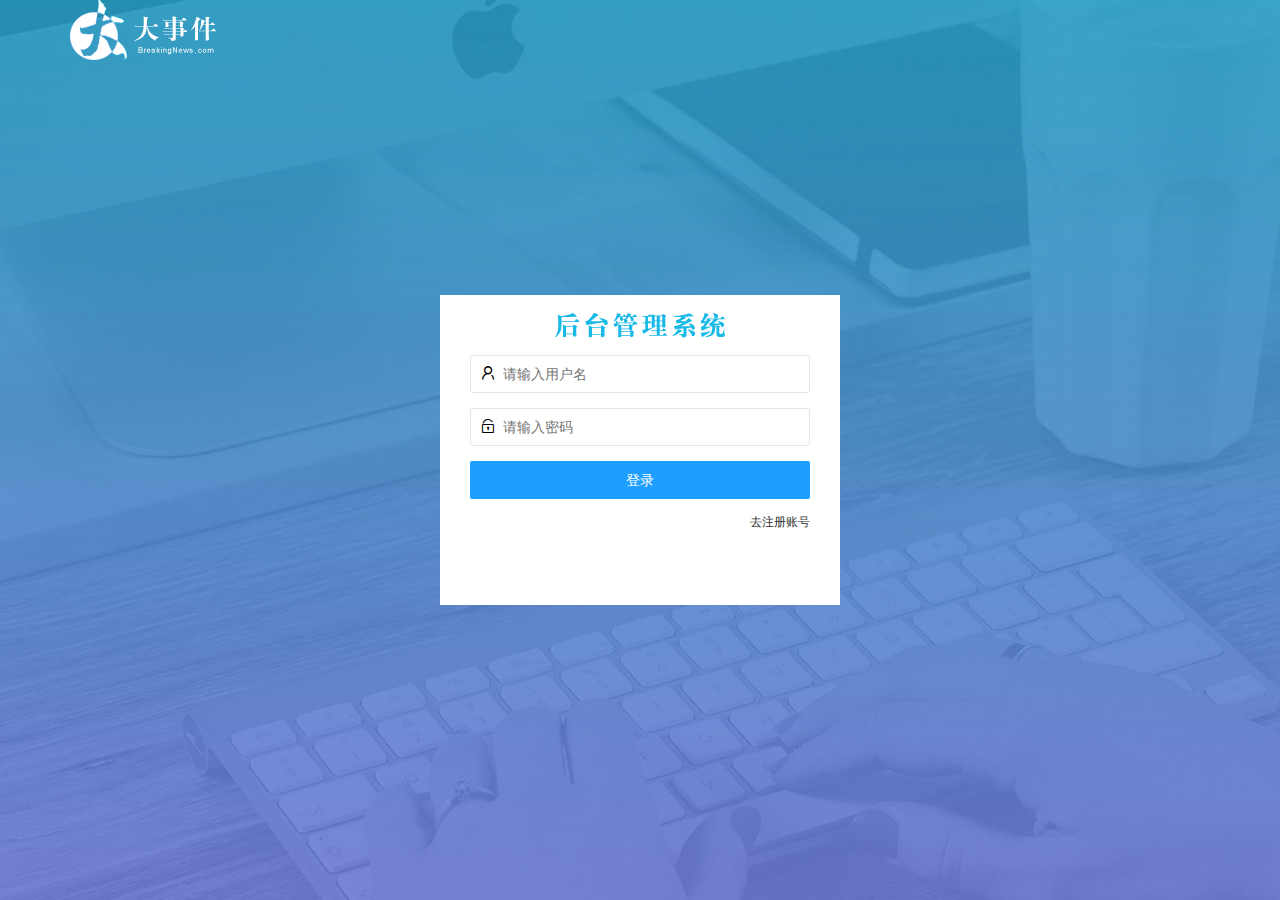
<file: login.html>
<!DOCTYPE html>
<html lang="en">

<head>
    <meta charset="UTF-8" />
    <meta http-equiv="X-UA-Compatible" content="IE=edge" />
    <meta name="viewport" content="width=device-width, initial-scale=1.0" />
    <title>大事件-登录</title>
    <!-- 导入 LayUI 样式 -->
    <link rel="stylesheet" href="/assets/lib/layui/css/layui.css" />
    <!-- 导入自定义样式 -->
    <link rel="stylesheet" href="/assets/css/login.css" />
    <script src="/assets/lib/layui/layui.all.js"></script>
    <script src="/assets/lib/jquery.js"></script>
    <script src="/assets/js/baseAPI.js"></script>
    <script src="/assets/js/login.js"></script>
</head>

<body>
    <!-- 头部 logo 区域 -->
    <div class="layui-main">
        <img src="/assets/images/logo.png" alt="" />
    </div>

    <!-- 登录注册区域 -->
    <div class="loginAndRegBox">
        <!-- 登录标题 -->
        <div class="title-box"></div>
        <!-- 登录 -->
        <div class="login-box">
            <form class="layui-form" id="form_login">

                <!-- 用户名 -->
                <div class="layui-form-item">
                    <i class="layui-icon layui-icon-username"></i>
                    <input type="text" name="username" required lay-verify="required" placeholder="请输入用户名"
                        autocomplete="off" class="layui-input" />
                </div>

                <!-- 密码 -->
                <div class="layui-form-item">
                    <i class="layui-icon layui-icon-password"></i>
                    <input type="password" name="password" required lay-verify="required|password" placeholder="请输入密码"
                        autocomplete="off" class="layui-input" />
                </div>

                <!-- 登录按钮 -->
                <div class="layui-form-item">
                    <!-- 注意：表单提交按钮和普通按钮的区别，就是 lay-submit 属性 -->
                    <button class="layui-btn layui-btn-normal layui-btn-fluid" lay-submit>
                        登录
                    </button>
                </div>
                <div class="layui-form-item link">
                    <a href="javascript:;" id="link_reg">去注册账号</a>
                </div>
            </form>
        </div>
        <!-- 注册 -->
        <div class="reg-box">
            <form class="layui-form" id="form_reg">
                <!-- 用户名 -->
                <div class="layui-form-item">
                    <i class="layui-icon layui-icon-username"></i>
                    <input type="text" name="username" required lay-verify="required" placeholder="请输入用户名"
                        autocomplete="off" class="layui-input" />
                </div>

                <!-- 密码 -->
                <div class="layui-form-item">
                    <i class="layui-icon layui-icon-password"></i>
                    <input type="password" name="password" required lay-verify="required|password" placeholder="请输入密码"
                        autocomplete="off" class="layui-input" />
                </div>

                <!-- 确认密码 -->
                <div class="layui-form-item">
                    <i class="layui-icon layui-icon-password"></i>
                    <input type="password" name="repassword" required lay-verify="required|password|repwd" placeholder="再次确认密码"
                        autocomplete="off" class="layui-input" />
                </div>

                <!-- 注册按钮 -->
                <div class="layui-form-item">
                    <!-- 注意：表单提交按钮和普通按钮的区别，就是 lay-submit 属性 -->
                    <button class="layui-btn layui-btn-normal layui-btn-fluid" lay-submit>
                        注册
                    </button>
                </div>
                <div class="layui-form-item link">
                    <a href="javascript:;" id="link_login">去登录</a>
                </div>
            </form>
        </div>
    </div>
</body>

</html>
</file>
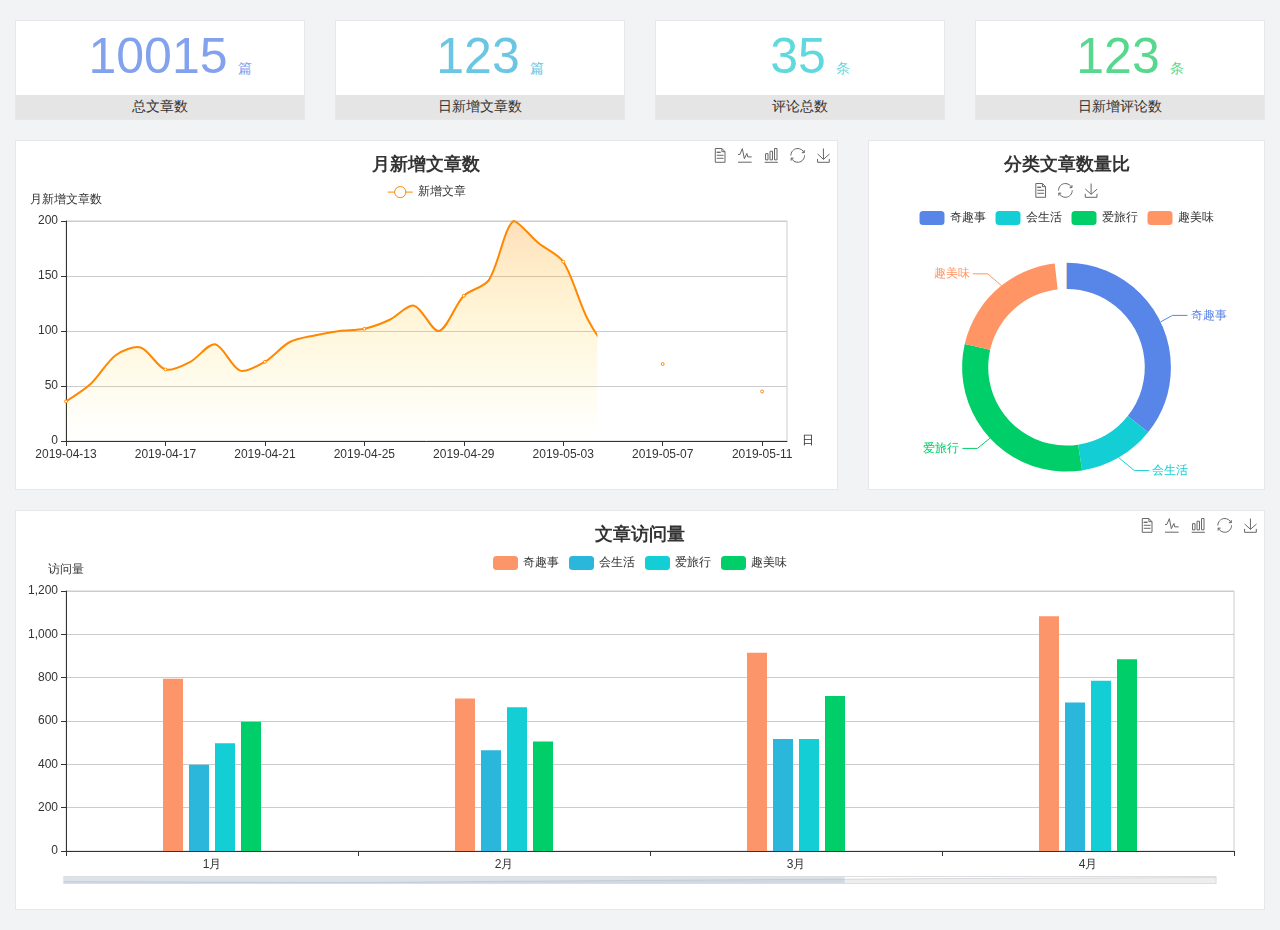
<file: home/dashboard.html>
<!DOCTYPE html>
<html lang="en">

<head>
  <meta charset="UTF-8">
  <meta name="viewport" content="width=device-width, initial-scale=1.0">
  <meta http-equiv="X-UA-Compatible" content="ie=edge">
  <title>图表统计</title>
  <link rel="stylesheet" href="../../assets/lib/bootstrap.css" />
  <link rel="stylesheet" href="../../assets/lib/main.css" />
  <script src="../../assets/lib/jquery.js"></script>
  <script type="text/javascript" src="../../assets/lib/echarts.min.js"></script>
</head>

<body>
  <div class="container-fluid">
    <div class="row spannel_list">
      <div class="col-sm-3 col-xs-6">
        <div class="spannel">
          <em>10015</em><span>篇</span>
          <b>总文章数</b>
        </div>
      </div>
      <div class="col-sm-3 col-xs-6">
        <div class="spannel scolor01">
          <em>123</em><span>篇</span>
          <b>日新增文章数</b>
        </div>
      </div>
      <div class="col-sm-3 col-xs-6">
        <div class="spannel scolor02">
          <em>35</em><span>条</span>
          <b>评论总数</b>
        </div>
      </div>
      <div class="col-sm-3 col-xs-6">
        <div class="spannel scolor03">
          <em>123</em><span>条</span>
          <b>日新增评论数</b>
        </div>
      </div>
    </div>
  </div>

  <div class="container-fluid">
    <div class="row curve-pie">
      <div class="col-lg-8 col-md-8">
        <div class="gragh_pannel" id="curve_show"></div>
      </div>
      <div class="col-lg-4 col-md-4">
        <div class="gragh_pannel" id="pie_show"></div>
      </div>
    </div>
  </div>

  <div class="container-fluid">
    <div class="column_pannel" id="column_show"></div>
  </div>

  <script>
    var oChart = echarts.init(document.getElementById('curve_show'));
    var aList_all = [
      { 'count': 36, 'date': '2019-04-13' },
      { 'count': 52, 'date': '2019-04-14' },
      { 'count': 78, 'date': '2019-04-15' },
      { 'count': 85, 'date': '2019-04-16' },
      { 'count': 65, 'date': '2019-04-17' },
      { 'count': 72, 'date': '2019-04-18' },
      { 'count': 88, 'date': '2019-04-19' },
      { 'count': 64, 'date': '2019-04-20' },
      { 'count': 72, 'date': '2019-04-21' },
      { 'count': 90, 'date': '2019-04-22' },
      { 'count': 96, 'date': '2019-04-23' },
      { 'count': 100, 'date': '2019-04-24' },
      { 'count': 102, 'date': '2019-04-25' },
      { 'count': 110, 'date': '2019-04-26' },
      { 'count': 123, 'date': '2019-04-27' },
      { 'count': 100, 'date': '2019-04-28' },
      { 'count': 132, 'date': '2019-04-29' },
      { 'count': 146, 'date': '2019-04-30' },
      { 'count': 200, 'date': '2019-05-01' },
      { 'count': 180, 'date': '2019-05-02' },
      { 'count': 163, 'date': '2019-05-03' },
      { 'count': 110, 'date': '2019-05-04' },
      { 'count': 80, 'date': '2019-05-05' },
      { 'count': 82, 'date': '2019-05-06' },
      { 'count': 70, 'date': '2019-05-07' },
      { 'count': 65, 'date': '2019-05-08' },
      { 'count': 54, 'date': '2019-05-09' },
      { 'count': 40, 'date': '2019-05-10' },
      { 'count': 45, 'date': '2019-05-11' },
      { 'count': 38, 'date': '2019-05-12' },
    ];

    let aCount = [];
    let aDate = [];

    for (var i = 0; i < aList_all.length; i++) {
      aCount.push(aList_all[i].count);
      aDate.push(aList_all[i].date);
    }

    var chartopt = {
      title: {
        text: '月新增文章数',
        left: 'center',
        top: '10'
      },
      tooltip: {
        trigger: 'axis'
      },
      legend: {
        data: ['新增文章'],
        top: '40'
      },
      toolbox: {
        show: true,
        feature: {
          mark: { show: true },
          dataView: { show: true, readOnly: false },
          magicType: { show: true, type: ['line', 'bar'] },
          restore: { show: true },
          saveAsImage: { show: true }
        }
      },
      calculable: true,
      xAxis: [
        {
          name: '日',
          type: 'category',
          boundaryGap: false,
          data: aDate
        }
      ],
      yAxis: [
        {
          name: '月新增文章数',
          type: 'value'
        }
      ],
      series: [
        {
          name: '新增文章',
          type: 'line',
          smooth: true,
          itemStyle: { normal: { areaStyle: { type: 'default' }, color: '#f80' }, lineStyle: { color: '#f80' } },
          data: aCount
        }],
      areaStyle: {
        normal: {
          color: new echarts.graphic.LinearGradient(0, 0, 0, 1, [{
            offset: 0,
            color: 'rgba(255,136,0,0.39)'
          }, {
            offset: .34,
            color: 'rgba(255,180,0,0.25)'
          }, {
            offset: 1,
            color: 'rgba(255,222,0,0.00)'
          }])

        }
      },
      grid: {
        show: true,
        x: 50,
        x2: 50,
        y: 80,
        height: 220
      }
    };

    oChart.setOption(chartopt);


    var oPie = echarts.init(document.getElementById('pie_show'));
    var oPieopt =
    {
      title: {
        top: 10,
        text: '分类文章数量比',
        x: 'center'
      },
      tooltip: {
        trigger: 'item',
        formatter: "{a} <br/>{b} : {c} ({d}%)"
      },
      color: ['#5885e8', '#13cfd5', '#00ce68', '#ff9565'],
      legend: {
        x: 'center',
        top: 65,
        data: ['奇趣事', '会生活', '爱旅行', '趣美味']
      },
      toolbox: {
        show: true,
        x: 'center',
        top: 35,
        feature: {
          mark: { show: true },
          dataView: { show: true, readOnly: false },
          magicType: {
            show: true,
            type: ['pie', 'funnel'],
            option: {
              funnel: {
                x: '25%',
                width: '50%',
                funnelAlign: 'left',
                max: 1548
              }
            }
          },
          restore: { show: true },
          saveAsImage: { show: true }
        }
      },
      calculable: true,
      series: [
        {
          name: '访问来源',
          type: 'pie',
          radius: ['45%', '60%'],
          center: ['50%', '65%'],
          data: [
            { value: 300, name: '奇趣事' },
            { value: 100, name: '会生活' },
            { value: 260, name: '爱旅行' },
            { value: 180, name: '趣美味' }
          ]
        }
      ]
    };
    oPie.setOption(oPieopt);



    var oColumn = this.echarts.init(document.getElementById('column_show'));
    var oColumnopt =
    {
      title: {
        text: '文章访问量',
        left: 'center',
        top: '10'
      },
      tooltip: {
        trigger: 'axis'
      },
      legend: {
        data: ['奇趣事', '会生活', '爱旅行', '趣美味'],
        top: '40'
      },
      toolbox: {
        show: true,
        feature: {
          mark: { show: true },
          dataView: { show: true, readOnly: false },
          magicType: { show: true, type: ['line', 'bar'] },
          restore: { show: true },
          saveAsImage: { show: true }
        }
      },
      calculable: true,
      xAxis: [
        {
          type: 'category',
          data: ['1月', '2月', '3月', '4月', '5月']
        }
      ],
      yAxis: [
        {
          name: '访问量',
          type: 'value'
        }
      ],
      series: [
        {
          name: '奇趣事',
          type: 'bar',
          barWidth: 20,
          itemStyle: {
            normal: { areaStyle: { type: 'default' }, color: '#fd956a' }
          },
          data: [800, 708, 920, 1090, 1200]
        },
        {
          name: '会生活',
          type: 'bar',
          barWidth: 20,
          itemStyle: {
            normal: { areaStyle: { type: 'default' }, color: '#2bb6db' }
          },
          data: [400, 468, 520, 690, 800]
        },
        {
          name: '爱旅行',
          type: 'bar',
          barWidth: 20,
          itemStyle: {
            normal: { areaStyle: { type: 'default' }, color: '#13cfd5' }
          },
          data: [500, 668, 520, 790, 900]
        },
        {
          name: '趣美味',
          type: 'bar',
          barWidth: 20,
          itemStyle: {
            normal: { areaStyle: { type: 'default' }, color: '#00ce68' }
          },
          data: [600, 508, 720, 890, 1000]
        }
      ],
      grid: {
        show: true,
        x: 50,
        x2: 30,
        y: 80,
        height: 260
      },
      dataZoom: [//给x轴设置滚动条
        {
          start: 0,//默认为0
          end: 100 - 1000 / 31,//默认为100
          type: 'slider',
          show: true,
          xAxisIndex: [0],
          handleSize: 0,//滑动条的 左右2个滑动条的大小
          height: 8,//组件高度
          left: 45, //左边的距离
          right: 50,//右边的距离
          bottom: 26,//右边的距离
          handleColor: '#ddd',//h滑动图标的颜色
          handleStyle: {
            borderColor: "#cacaca",
            borderWidth: "1",
            shadowBlur: 2,
            background: "#ddd",
            shadowColor: "#ddd",
          }
        }]
    };
    oColumn.setOption(oColumnopt);
  </script>
</body>

</html>
</file>
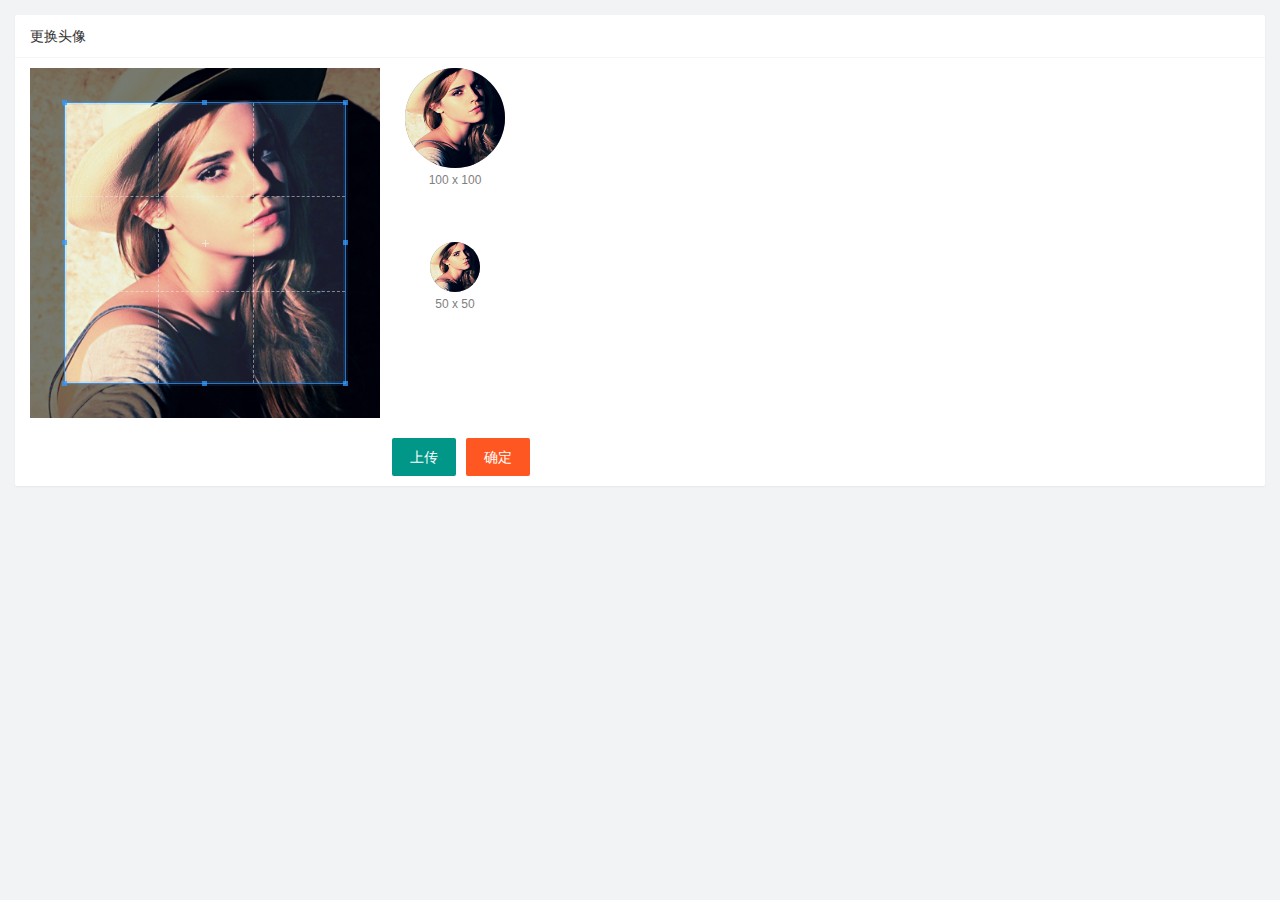
<file: user/user_avatar.html>
<!DOCTYPE html>
<html lang="en">

<head>
    <meta charset="UTF-8" />
    <meta http-equiv="X-UA-Compatible" content="IE=edge" />
    <meta name="viewport" content="width=device-width, initial-scale=1.0" />
    <title>Document</title>

    <link rel="stylesheet" href="/assets/lib/layui/css/layui.css" />
    <link rel="stylesheet" href="/assets/lib/cropper/cropper.css" />
    <link rel="stylesheet" href="/assets/css/user/user_avatar.css" />
</head>

<body>
    <div class="layui-card">
        <div class="layui-card-header">更换头像</div>
        <div class="layui-card-body">
            <!-- 第一行的图片裁剪和预览区域 -->
            <div class="row1">
                <!-- 图片裁剪区域 -->
                <div class="cropper-box">
                    <!-- 这个 img 标签很重要，将来会把它初始化为裁剪区域 -->
                    <img id="image" src="/assets/images/sample.jpg" />
                </div>
                <!-- 图片的预览区域 -->
                <div class="preview-box">
                    <div>
                        <!-- 宽高为 100px 的预览区域 -->
                        <div class="img-preview w100"></div>
                        <p class="size">100 x 100</p>
                    </div>
                    <div>
                        <!-- 宽高为 50px 的预览区域 -->
                        <div class="img-preview w50"></div>
                        <p class="size">50 x 50</p>
                    </div>
                </div>
            </div>
            <!-- 第二行的按钮区域 -->
            <div class="row2">
                <input type="file" id="file" accept="image/png,image/jpeg">
                <button type="button" class="layui-btn" id="btnChooseImage">上传</button>
                <button type="button" class="layui-btn layui-btn-danger" id="btnUpload">确定</button>
            </div>
        </div>
    </div>

    <script src="/assets/lib/layui/layui.all.js"></script>
    <script src="/assets/lib/jquery.js"></script>
    <script src="/assets/lib/cropper/Cropper.js"></script>
    <script src="/assets/lib/cropper/jquery-cropper.js"></script>
    <script src="/assets/js/baseAPI.js"></script>
    <script src="/assets/js/user/user_avatar.js"></script>
</body>

</html>
</file>
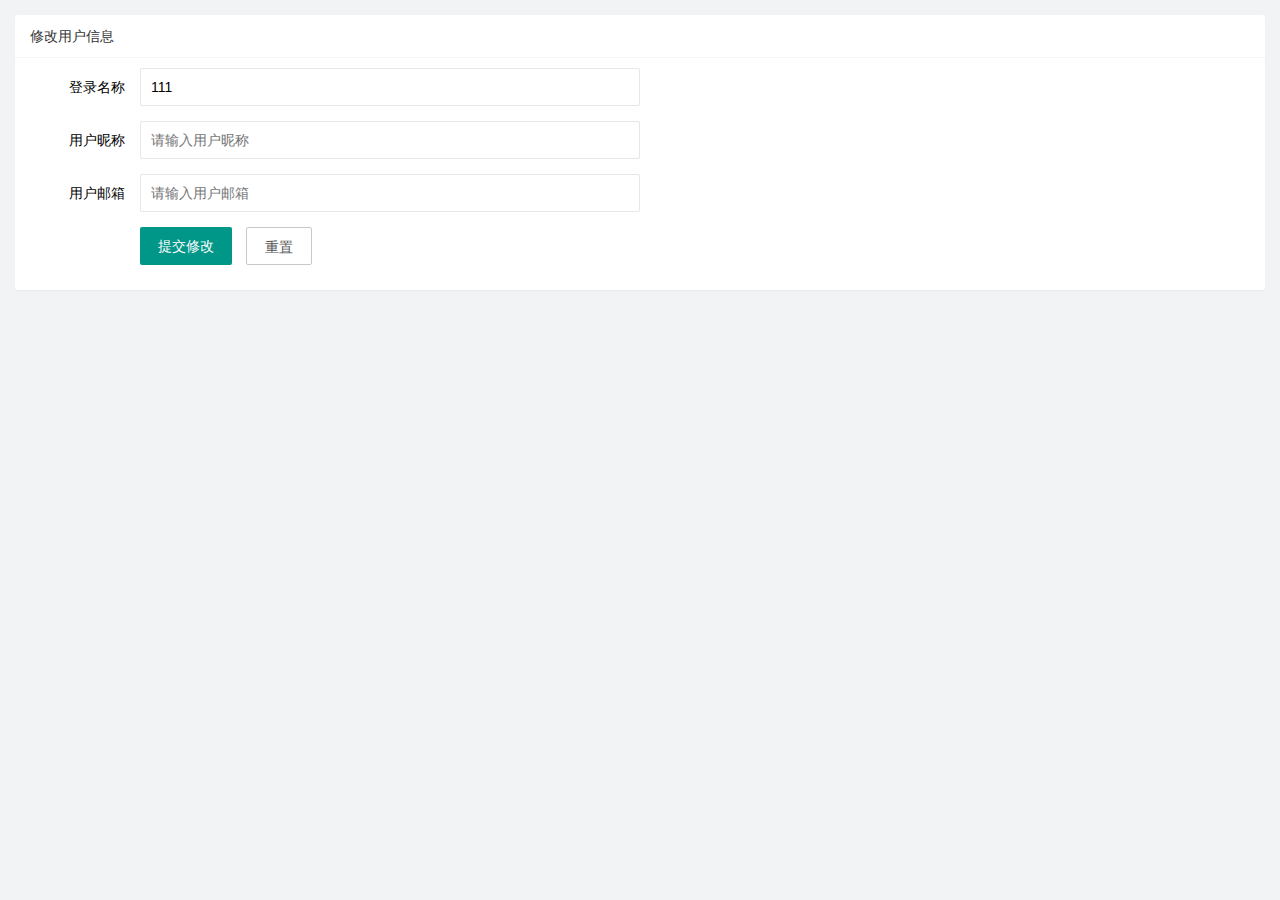
<file: user/user_info.html>
<!DOCTYPE html>
<html lang="en">

<head>
    <meta charset="UTF-8" />
    <meta http-equiv="X-UA-Compatible" content="IE=edge" />
    <meta name="viewport" content="width=device-width, initial-scale=1.0" />
    <title>Document</title>
    <link rel="stylesheet" href="/assets/lib/layui/css/layui.css">
    <link rel="stylesheet" href="/assets/css/user/user_info.css" />
</head>

<body>
    <div class="layui-card">
        <div class="layui-card-header">修改用户信息</div>
        <div class="layui-card-body">
            <!-- form 表单 -->
            <form class="layui-form" action="" lay-filter="formUserInfo">
                <input type="hidden" name="id">
                <div class="layui-form-item">
                    <label class="layui-form-label">登录名称</label>
                    <div class="layui-input-block">
                        <input type="text" name="username" required readonly lay-verify="required" placeholder="请输入登录名称"
                            autocomplete="off" class="layui-input" value="111" />
                    </div>
                </div>
                <div class="layui-form-item">
                    <label class="layui-form-label">用户昵称</label>
                    <div class="layui-input-block">
                        <input type="text" name="nickname" required lay-verify="required|nickname" placeholder="请输入用户昵称"
                            autocomplete="off" class="layui-input" />
                    </div>
                </div>
                <div class="layui-form-item">
                    <label class="layui-form-label">用户邮箱</label>
                    <div class="layui-input-block">
                        <input type="text" name="email" required lay-verify="required|email" placeholder="请输入用户邮箱"
                            autocomplete="off" class="layui-input" />
                    </div>
                </div>
                <div class="layui-form-item">
                    <div class="layui-input-block">
                        <button class="layui-btn" lay-submit lay-filter="formDemo">提交修改</button>
                        <button type="reset" class="layui-btn layui-btn-primary" id="btnReset">重置</button>
                    </div>
                </div>
            </form>
        </div>
    </div>
    <script src="/assets/lib/layui/layui.all.js"></script>
    <script src="/assets/lib/jquery.js"></script>
    <script src="/assets/js/baseAPI.js"></script>
    <script src="/assets/js/user/user_info.js"></script>
</body>

</html>
</file>
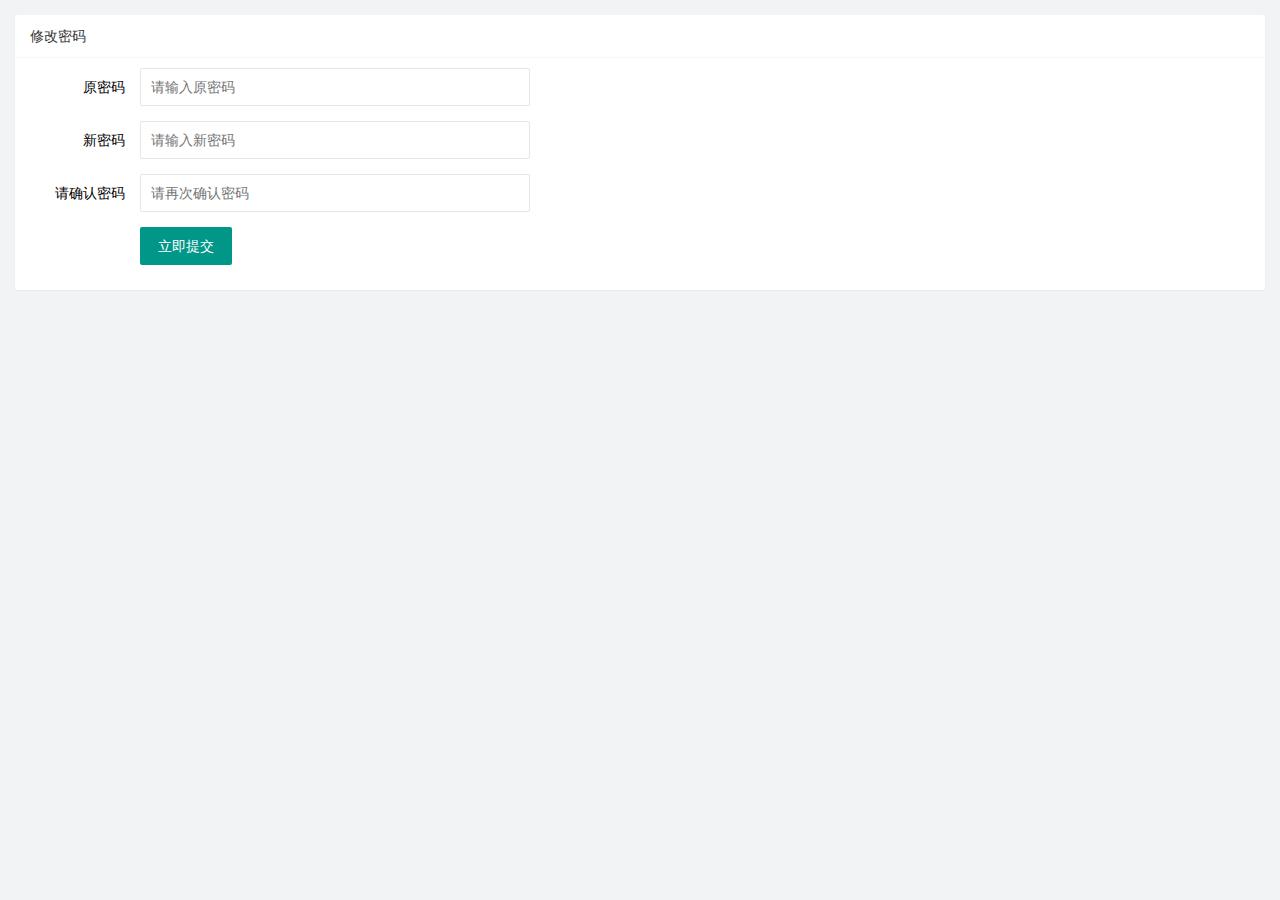
<file: user/user_pwd.html>
<!DOCTYPE html>
<html lang="en">

<head>
    <meta charset="UTF-8" />
    <meta http-equiv="X-UA-Compatible" content="IE=edge" />
    <meta name="viewport" content="width=device-width, initial-scale=1.0" />
    <title>Document</title>
    <link rel="stylesheet" href="/assets/lib/layui/css/layui.css" />
    <link rel="stylesheet" href="/assets/css/user/user_pwd.css" />
</head>

<body>
    <div class="layui-card">
        <div class="layui-card-header">修改密码</div>
        <div class="layui-card-body">
            <form class="layui-form">
                <div class="layui-form-item">
                    <label class="layui-form-label">原密码</label>
                    <div class="layui-input-block">
                        <input type="password" name="oldPwd" required lay-verify="required|pwd" placeholder="请输入原密码"
                            autocomplete="off" class="layui-input" />
                    </div>
                </div>
                <div class="layui-form-item">
                    <label class="layui-form-label">新密码</label>
                    <div class="layui-input-block">
                        <input type="password" name="newPwd" required lay-verify="required|pwd|samePwd" placeholder="请输入新密码"
                            autocomplete="off" class="layui-input" />
                    </div>
                </div>
                <div class="layui-form-item">
                    <label class="layui-form-label">请确认密码</label>
                    <div class="layui-input-block">
                        <input type="password" name="rePwd" required lay-verify="required|pwd|rePwd" placeholder="请再次确认密码"
                            autocomplete="off" class="layui-input" />
                    </div>
                </div>
                <div class="layui-form-item">
                    <div class="layui-input-block">
                        <button class="layui-btn" lay-submit lay-filter="formDemo">
                            立即提交
                        </button>
                        
                    </div>
                </div>
            </form>
        </div>
    </div>
    <!-- 导入 layui 的 js -->
    <script src="/assets/lib/layui/layui.all.js"></script>
    <!-- 导入 jQuery -->
    <script src="/assets/lib/jquery.js"></script>
    <!-- 导入 baseAPI -->
    <script src="/assets/js/baseAPI.js"></script>
    <!-- 导入自己的 js -->
    <script src="/assets/js/user/user_pwd.js"></script>
</body>

</html>
</file>
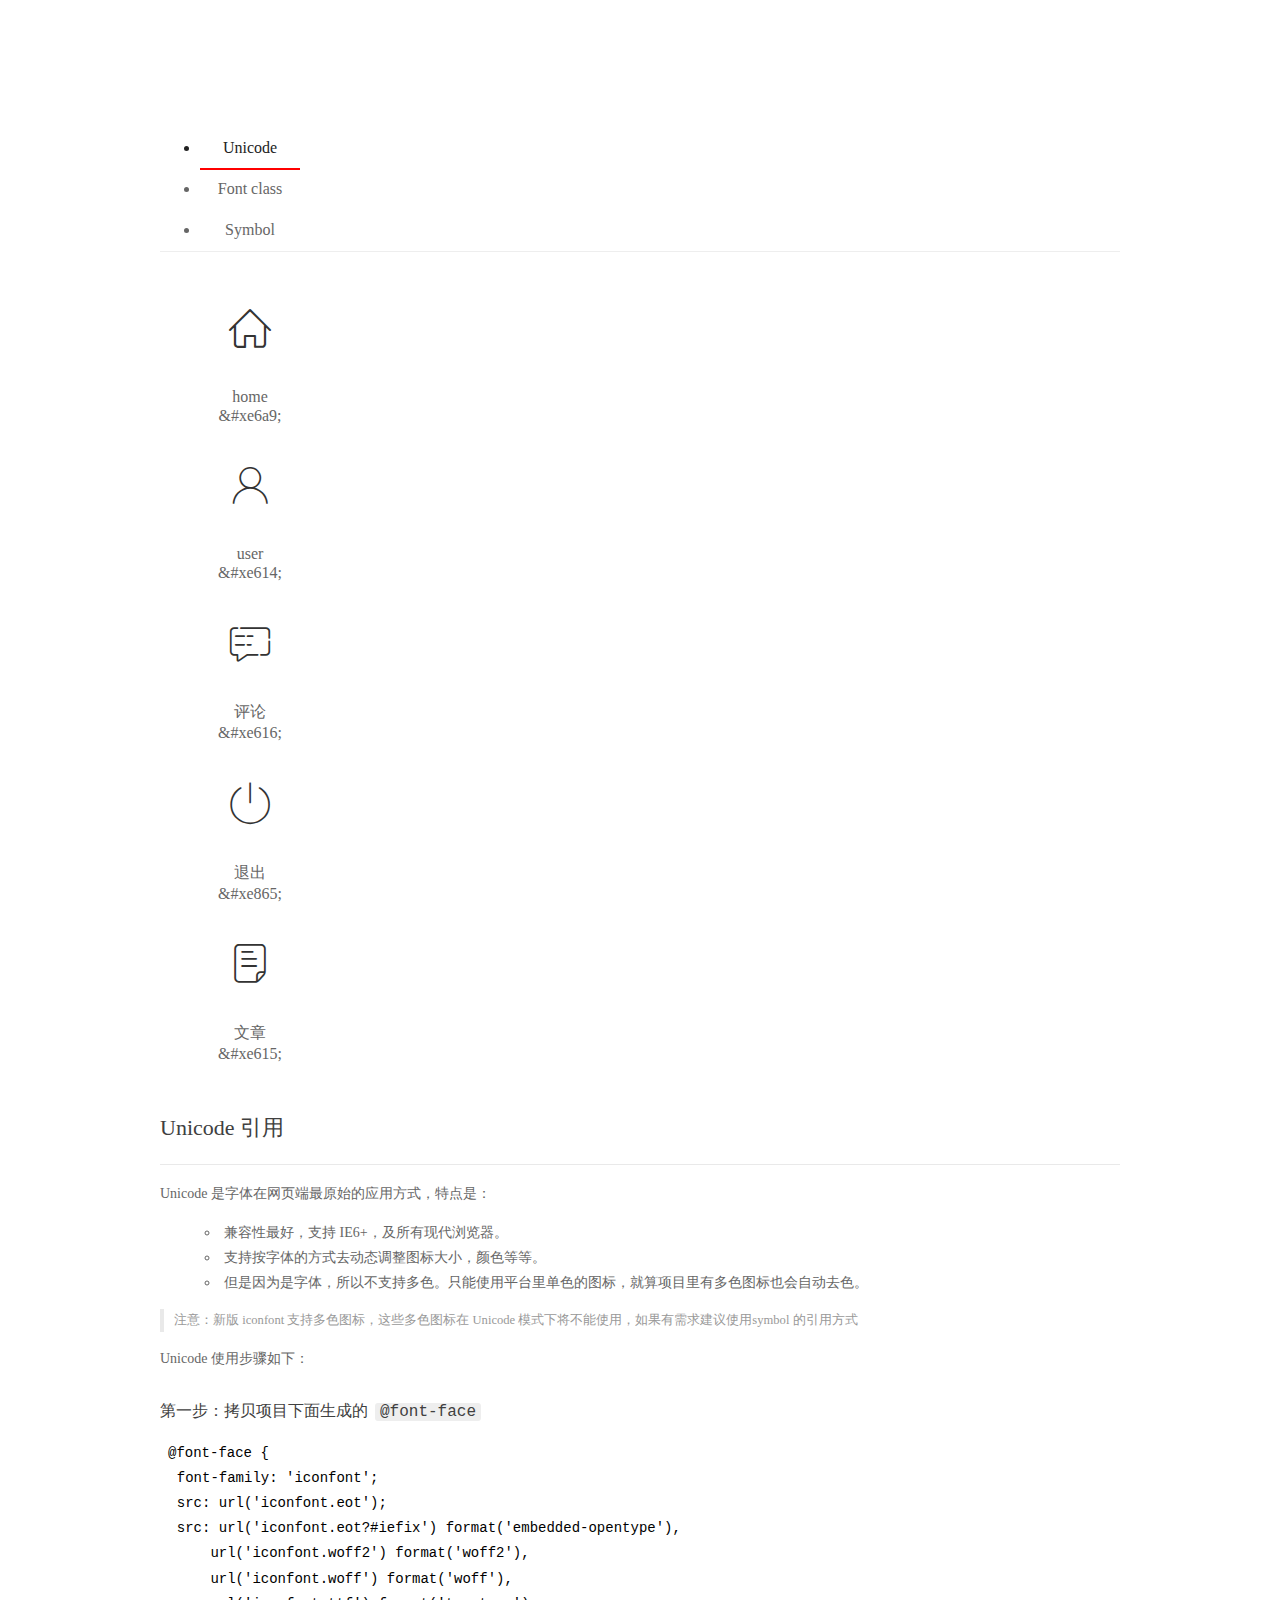
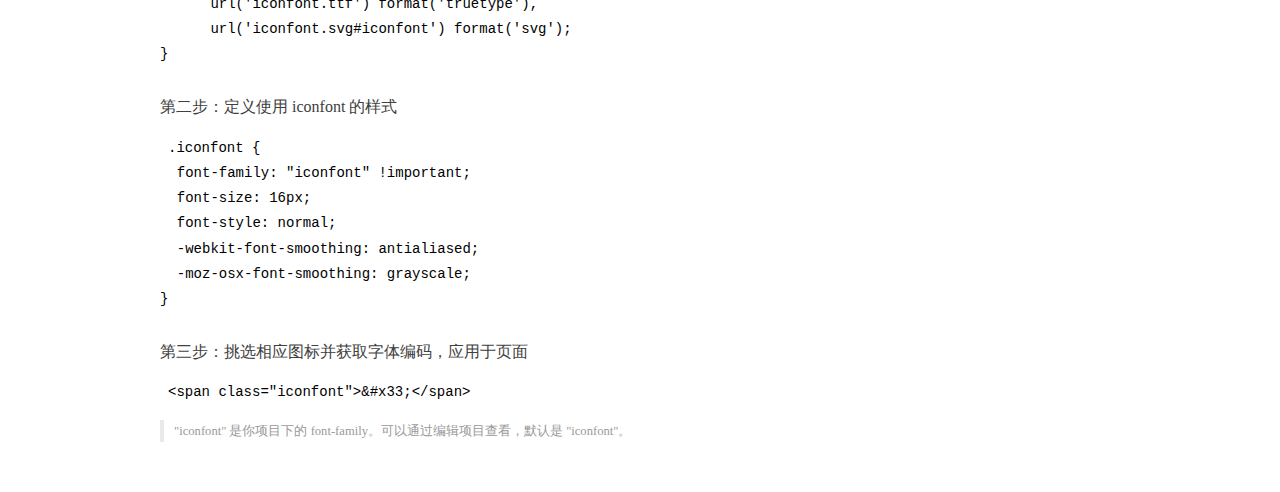
<file: assets/fonts/demo_index.html>
<!DOCTYPE html>
<html>
<head>
  <meta charset="utf-8"/>
  <title>IconFont Demo</title>
  <link rel="shortcut icon" href="https://gtms04.alicdn.com/tps/i4/TB1_oz6GVXXXXaFXpXXJDFnIXXX-64-64.ico" type="image/x-icon"/>
  <link rel="stylesheet" href="https://g.alicdn.com/thx/cube/1.3.2/cube.min.css">
  <link rel="stylesheet" href="demo.css">
  <link rel="stylesheet" href="iconfont.css">
  <script src="iconfont.js"></script>
  <!-- jQuery -->
  <script src="https://a1.alicdn.com/oss/uploads/2018/12/26/7bfddb60-08e8-11e9-9b04-53e73bb6408b.js"></script>
  <!-- 代码高亮 -->
  <script src="https://a1.alicdn.com/oss/uploads/2018/12/26/a3f714d0-08e6-11e9-8a15-ebf944d7534c.js"></script>
</head>
<body>
  <div class="main">
    <h1 class="logo"><a href="https://www.iconfont.cn/" title="iconfont 首页" target="_blank">&#xe86b;</a></h1>
    <div class="nav-tabs">
      <ul id="tabs" class="dib-box">
        <li class="dib active"><span>Unicode</span></li>
        <li class="dib"><span>Font class</span></li>
        <li class="dib"><span>Symbol</span></li>
      </ul>
      
    </div>
    <div class="tab-container">
      <div class="content unicode" style="display: block;">
          <ul class="icon_lists dib-box">
          
            <li class="dib">
              <span class="icon iconfont">&#xe6a9;</span>
                <div class="name">home</div>
                <div class="code-name">&amp;#xe6a9;</div>
              </li>
          
            <li class="dib">
              <span class="icon iconfont">&#xe614;</span>
                <div class="name">user</div>
                <div class="code-name">&amp;#xe614;</div>
              </li>
          
            <li class="dib">
              <span class="icon iconfont">&#xe616;</span>
                <div class="name">评论</div>
                <div class="code-name">&amp;#xe616;</div>
              </li>
          
            <li class="dib">
              <span class="icon iconfont">&#xe865;</span>
                <div class="name">退出</div>
                <div class="code-name">&amp;#xe865;</div>
              </li>
          
            <li class="dib">
              <span class="icon iconfont">&#xe615;</span>
                <div class="name">文章</div>
                <div class="code-name">&amp;#xe615;</div>
              </li>
          
          </ul>
          <div class="article markdown">
          <h2 id="unicode-">Unicode 引用</h2>
          <hr>

          <p>Unicode 是字体在网页端最原始的应用方式，特点是：</p>
          <ul>
            <li>兼容性最好，支持 IE6+，及所有现代浏览器。</li>
            <li>支持按字体的方式去动态调整图标大小，颜色等等。</li>
            <li>但是因为是字体，所以不支持多色。只能使用平台里单色的图标，就算项目里有多色图标也会自动去色。</li>
          </ul>
          <blockquote>
            <p>注意：新版 iconfont 支持多色图标，这些多色图标在 Unicode 模式下将不能使用，如果有需求建议使用symbol 的引用方式</p>
          </blockquote>
          <p>Unicode 使用步骤如下：</p>
          <h3 id="-font-face">第一步：拷贝项目下面生成的 <code>@font-face</code></h3>
<pre><code class="language-css"
>@font-face {
  font-family: 'iconfont';
  src: url('iconfont.eot');
  src: url('iconfont.eot?#iefix') format('embedded-opentype'),
      url('iconfont.woff2') format('woff2'),
      url('iconfont.woff') format('woff'),
      url('iconfont.ttf') format('truetype'),
      url('iconfont.svg#iconfont') format('svg');
}
</code></pre>
          <h3 id="-iconfont-">第二步：定义使用 iconfont 的样式</h3>
<pre><code class="language-css"
>.iconfont {
  font-family: "iconfont" !important;
  font-size: 16px;
  font-style: normal;
  -webkit-font-smoothing: antialiased;
  -moz-osx-font-smoothing: grayscale;
}
</code></pre>
          <h3 id="-">第三步：挑选相应图标并获取字体编码，应用于页面</h3>
<pre>
<code class="language-html"
>&lt;span class="iconfont"&gt;&amp;#x33;&lt;/span&gt;
</code></pre>
          <blockquote>
            <p>"iconfont" 是你项目下的 font-family。可以通过编辑项目查看，默认是 "iconfont"。</p>
          </blockquote>
          </div>
      </div>
      <div class="content font-class">
        <ul class="icon_lists dib-box">
          
          <li class="dib">
            <span class="icon iconfont icon-home"></span>
            <div class="name">
              home
            </div>
            <div class="code-name">.icon-home
            </div>
          </li>
          
          <li class="dib">
            <span class="icon iconfont icon-user"></span>
            <div class="name">
              user
            </div>
            <div class="code-name">.icon-user
            </div>
          </li>
          
          <li class="dib">
            <span class="icon iconfont icon-pinglun"></span>
            <div class="name">
              评论
            </div>
            <div class="code-name">.icon-pinglun
            </div>
          </li>
          
          <li class="dib">
            <span class="icon iconfont icon-tuichu"></span>
            <div class="name">
              退出
            </div>
            <div class="code-name">.icon-tuichu
            </div>
          </li>
          
          <li class="dib">
            <span class="icon iconfont icon-16"></span>
            <div class="name">
              文章
            </div>
            <div class="code-name">.icon-16
            </div>
          </li>
          
        </ul>
        <div class="article markdown">
        <h2 id="font-class-">font-class 引用</h2>
        <hr>

        <p>font-class 是 Unicode 使用方式的一种变种，主要是解决 Unicode 书写不直观，语意不明确的问题。</p>
        <p>与 Unicode 使用方式相比，具有如下特点：</p>
        <ul>
          <li>兼容性良好，支持 IE8+，及所有现代浏览器。</li>
          <li>相比于 Unicode 语意明确，书写更直观。可以很容易分辨这个 icon 是什么。</li>
          <li>因为使用 class 来定义图标，所以当要替换图标时，只需要修改 class 里面的 Unicode 引用。</li>
          <li>不过因为本质上还是使用的字体，所以多色图标还是不支持的。</li>
        </ul>
        <p>使用步骤如下：</p>
        <h3 id="-fontclass-">第一步：引入项目下面生成的 fontclass 代码：</h3>
<pre><code class="language-html">&lt;link rel="stylesheet" href="./iconfont.css"&gt;
</code></pre>
        <h3 id="-">第二步：挑选相应图标并获取类名，应用于页面：</h3>
<pre><code class="language-html">&lt;span class="iconfont icon-xxx"&gt;&lt;/span&gt;
</code></pre>
        <blockquote>
          <p>"
            iconfont" 是你项目下的 font-family。可以通过编辑项目查看，默认是 "iconfont"。</p>
        </blockquote>
      </div>
      </div>
      <div class="content symbol">
          <ul class="icon_lists dib-box">
          
            <li class="dib">
                <svg class="icon svg-icon" aria-hidden="true">
                  <use xlink:href="#icon-home"></use>
                </svg>
                <div class="name">home</div>
                <div class="code-name">#icon-home</div>
            </li>
          
            <li class="dib">
                <svg class="icon svg-icon" aria-hidden="true">
                  <use xlink:href="#icon-user"></use>
                </svg>
                <div class="name">user</div>
                <div class="code-name">#icon-user</div>
            </li>
          
            <li class="dib">
                <svg class="icon svg-icon" aria-hidden="true">
                  <use xlink:href="#icon-pinglun"></use>
                </svg>
                <div class="name">评论</div>
                <div class="code-name">#icon-pinglun</div>
            </li>
          
            <li class="dib">
                <svg class="icon svg-icon" aria-hidden="true">
                  <use xlink:href="#icon-tuichu"></use>
                </svg>
                <div class="name">退出</div>
                <div class="code-name">#icon-tuichu</div>
            </li>
          
            <li class="dib">
                <svg class="icon svg-icon" aria-hidden="true">
                  <use xlink:href="#icon-16"></use>
                </svg>
                <div class="name">文章</div>
                <div class="code-name">#icon-16</div>
            </li>
          
          </ul>
          <div class="article markdown">
          <h2 id="symbol-">Symbol 引用</h2>
          <hr>

          <p>这是一种全新的使用方式，应该说这才是未来的主流，也是平台目前推荐的用法。相关介绍可以参考这篇<a href="">文章</a>
            这种用法其实是做了一个 SVG 的集合，与另外两种相比具有如下特点：</p>
          <ul>
            <li>支持多色图标了，不再受单色限制。</li>
            <li>通过一些技巧，支持像字体那样，通过 <code>font-size</code>, <code>color</code> 来调整样式。</li>
            <li>兼容性较差，支持 IE9+，及现代浏览器。</li>
            <li>浏览器渲染 SVG 的性能一般，还不如 png。</li>
          </ul>
          <p>使用步骤如下：</p>
          <h3 id="-symbol-">第一步：引入项目下面生成的 symbol 代码：</h3>
<pre><code class="language-html">&lt;script src="./iconfont.js"&gt;&lt;/script&gt;
</code></pre>
          <h3 id="-css-">第二步：加入通用 CSS 代码（引入一次就行）：</h3>
<pre><code class="language-html">&lt;style&gt;
.icon {
  width: 1em;
  height: 1em;
  vertical-align: -0.15em;
  fill: currentColor;
  overflow: hidden;
}
&lt;/style&gt;
</code></pre>
          <h3 id="-">第三步：挑选相应图标并获取类名，应用于页面：</h3>
<pre><code class="language-html">&lt;svg class="icon" aria-hidden="true"&gt;
  &lt;use xlink:href="#icon-xxx"&gt;&lt;/use&gt;
&lt;/svg&gt;
</code></pre>
          </div>
      </div>

    </div>
  </div>
  <script>
  $(document).ready(function () {
      $('.tab-container .content:first').show()

      $('#tabs li').click(function (e) {
        var tabContent = $('.tab-container .content')
        var index = $(this).index()

        if ($(this).hasClass('active')) {
          return
        } else {
          $('#tabs li').removeClass('active')
          $(this).addClass('active')

          tabContent.hide().eq(index).fadeIn()
        }
      })
    })
  </script>
</body>
</html>
</file>
<file: assets/lib/layui/css/layui.css>
/** layui-v2.5.5 MIT License By https://www.layui.com */
 .layui-inline,img{display:inline-block;vertical-align:middle}h1,h2,h3,h4,h5,h6{font-weight:400}.layui-edge,.layui-header,.layui-inline,.layui-main{position:relative}.layui-body,.layui-edge,.layui-elip{overflow:hidden}.layui-btn,.layui-edge,.layui-inline,img{vertical-align:middle}.layui-btn,.layui-disabled,.layui-icon,.layui-unselect{-moz-user-select:none;-webkit-user-select:none;-ms-user-select:none}.layui-elip,.layui-form-checkbox span,.layui-form-pane .layui-form-label{text-overflow:ellipsis;white-space:nowrap}.layui-breadcrumb,.layui-tree-btnGroup{visibility:hidden}blockquote,body,button,dd,div,dl,dt,form,h1,h2,h3,h4,h5,h6,input,li,ol,p,pre,td,textarea,th,ul{margin:0;padding:0;-webkit-tap-highlight-color:rgba(0,0,0,0)}a:active,a:hover{outline:0}img{border:none}li{list-style:none}table{border-collapse:collapse;border-spacing:0}h4,h5,h6{font-size:100%}button,input,optgroup,option,select,textarea{font-family:inherit;font-size:inherit;font-style:inherit;font-weight:inherit;outline:0}pre{white-space:pre-wrap;white-space:-moz-pre-wrap;white-space:-pre-wrap;white-space:-o-pre-wrap;word-wrap:break-word}body{line-height:24px;font:14px Helvetica Neue,Helvetica,PingFang SC,Tahoma,Arial,sans-serif}hr{height:1px;margin:10px 0;border:0;clear:both}a{color:#333;text-decoration:none}a:hover{color:#777}a cite{font-style:normal;*cursor:pointer}.layui-border-box,.layui-border-box *{box-sizing:border-box}.layui-box,.layui-box *{box-sizing:content-box}.layui-clear{clear:both;*zoom:1}.layui-clear:after{content:'\20';clear:both;*zoom:1;display:block;height:0}.layui-inline{*display:inline;*zoom:1}.layui-edge{display:inline-block;width:0;height:0;border-width:6px;border-style:dashed;border-color:transparent}.layui-edge-top{top:-4px;border-bottom-color:#999;border-bottom-style:solid}.layui-edge-right{border-left-color:#999;border-left-style:solid}.layui-edge-bottom{top:2px;border-top-color:#999;border-top-style:solid}.layui-edge-left{border-right-color:#999;border-right-style:solid}.layui-disabled,.layui-disabled:hover{color:#d2d2d2!important;cursor:not-allowed!important}.layui-circle{border-radius:100%}.layui-show{display:block!important}.layui-hide{display:none!important}@font-face{font-family:layui-icon;src:url(../font/iconfont.eot?v=250);src:url(../font/iconfont.eot?v=250#iefix) format('embedded-opentype'),url(../font/iconfont.woff2?v=250) format('woff2'),url(../font/iconfont.woff?v=250) format('woff'),url(../font/iconfont.ttf?v=250) format('truetype'),url(../font/iconfont.svg?v=250#layui-icon) format('svg')}.layui-icon{font-family:layui-icon!important;font-size:16px;font-style:normal;-webkit-font-smoothing:antialiased;-moz-osx-font-smoothing:grayscale}.layui-icon-reply-fill:before{content:"\e611"}.layui-icon-set-fill:before{content:"\e614"}.layui-icon-menu-fill:before{content:"\e60f"}.layui-icon-search:before{content:"\e615"}.layui-icon-share:before{content:"\e641"}.layui-icon-set-sm:before{content:"\e620"}.layui-icon-engine:before{content:"\e628"}.layui-icon-close:before{content:"\1006"}.layui-icon-close-fill:before{content:"\1007"}.layui-icon-chart-screen:before{content:"\e629"}.layui-icon-star:before{content:"\e600"}.layui-icon-circle-dot:before{content:"\e617"}.layui-icon-chat:before{content:"\e606"}.layui-icon-release:before{content:"\e609"}.layui-icon-list:before{content:"\e60a"}.layui-icon-chart:before{content:"\e62c"}.layui-icon-ok-circle:before{content:"\1005"}.layui-icon-layim-theme:before{content:"\e61b"}.layui-icon-table:before{content:"\e62d"}.layui-icon-right:before{content:"\e602"}.layui-icon-left:before{content:"\e603"}.layui-icon-cart-simple:before{content:"\e698"}.layui-icon-face-cry:before{content:"\e69c"}.layui-icon-face-smile:before{content:"\e6af"}.layui-icon-survey:before{content:"\e6b2"}.layui-icon-tree:before{content:"\e62e"}.layui-icon-upload-circle:before{content:"\e62f"}.layui-icon-add-circle:before{content:"\e61f"}.layui-icon-download-circle:before{content:"\e601"}.layui-icon-templeate-1:before{content:"\e630"}.layui-icon-util:before{content:"\e631"}.layui-icon-face-surprised:before{content:"\e664"}.layui-icon-edit:before{content:"\e642"}.layui-icon-speaker:before{content:"\e645"}.layui-icon-down:before{content:"\e61a"}.layui-icon-file:before{content:"\e621"}.layui-icon-layouts:before{content:"\e632"}.layui-icon-rate-half:before{content:"\e6c9"}.layui-icon-add-circle-fine:before{content:"\e608"}.layui-icon-prev-circle:before{content:"\e633"}.layui-icon-read:before{content:"\e705"}.layui-icon-404:before{content:"\e61c"}.layui-icon-carousel:before{content:"\e634"}.layui-icon-help:before{content:"\e607"}.layui-icon-code-circle:before{content:"\e635"}.layui-icon-water:before{content:"\e636"}.layui-icon-username:before{content:"\e66f"}.layui-icon-find-fill:before{content:"\e670"}.layui-icon-about:before{content:"\e60b"}.layui-icon-location:before{content:"\e715"}.layui-icon-up:before{content:"\e619"}.layui-icon-pause:before{content:"\e651"}.layui-icon-date:before{content:"\e637"}.layui-icon-layim-uploadfile:before{content:"\e61d"}.layui-icon-delete:before{content:"\e640"}.layui-icon-play:before{content:"\e652"}.layui-icon-top:before{content:"\e604"}.layui-icon-friends:before{content:"\e612"}.layui-icon-refresh-3:before{content:"\e9aa"}.layui-icon-ok:before{content:"\e605"}.layui-icon-layer:before{content:"\e638"}.layui-icon-face-smile-fine:before{content:"\e60c"}.layui-icon-dollar:before{content:"\e659"}.layui-icon-group:before{content:"\e613"}.layui-icon-layim-download:before{content:"\e61e"}.layui-icon-picture-fine:before{content:"\e60d"}.layui-icon-link:before{content:"\e64c"}.layui-icon-diamond:before{content:"\e735"}.layui-icon-log:before{content:"\e60e"}.layui-icon-rate-solid:before{content:"\e67a"}.layui-icon-fonts-del:before{content:"\e64f"}.layui-icon-unlink:before{content:"\e64d"}.layui-icon-fonts-clear:before{content:"\e639"}.layui-icon-triangle-r:before{content:"\e623"}.layui-icon-circle:before{content:"\e63f"}.layui-icon-radio:before{content:"\e643"}.layui-icon-align-center:before{content:"\e647"}.layui-icon-align-right:before{content:"\e648"}.layui-icon-align-left:before{content:"\e649"}.layui-icon-loading-1:before{content:"\e63e"}.layui-icon-return:before{content:"\e65c"}.layui-icon-fonts-strong:before{content:"\e62b"}.layui-icon-upload:before{content:"\e67c"}.layui-icon-dialogue:before{content:"\e63a"}.layui-icon-video:before{content:"\e6ed"}.layui-icon-headset:before{content:"\e6fc"}.layui-icon-cellphone-fine:before{content:"\e63b"}.layui-icon-add-1:before{content:"\e654"}.layui-icon-face-smile-b:before{content:"\e650"}.layui-icon-fonts-html:before{content:"\e64b"}.layui-icon-form:before{content:"\e63c"}.layui-icon-cart:before{content:"\e657"}.layui-icon-camera-fill:before{content:"\e65d"}.layui-icon-tabs:before{content:"\e62a"}.layui-icon-fonts-code:before{content:"\e64e"}.layui-icon-fire:before{content:"\e756"}.layui-icon-set:before{content:"\e716"}.layui-icon-fonts-u:before{content:"\e646"}.layui-icon-triangle-d:before{content:"\e625"}.layui-icon-tips:before{content:"\e702"}.layui-icon-picture:before{content:"\e64a"}.layui-icon-more-vertical:before{content:"\e671"}.layui-icon-flag:before{content:"\e66c"}.layui-icon-loading:before{content:"\e63d"}.layui-icon-fonts-i:before{content:"\e644"}.layui-icon-refresh-1:before{content:"\e666"}.layui-icon-rmb:before{content:"\e65e"}.layui-icon-home:before{content:"\e68e"}.layui-icon-user:before{content:"\e770"}.layui-icon-notice:before{content:"\e667"}.layui-icon-login-weibo:before{content:"\e675"}.layui-icon-voice:before{content:"\e688"}.layui-icon-upload-drag:before{content:"\e681"}.layui-icon-login-qq:before{content:"\e676"}.layui-icon-snowflake:before{content:"\e6b1"}.layui-icon-file-b:before{content:"\e655"}.layui-icon-template:before{content:"\e663"}.layui-icon-auz:before{content:"\e672"}.layui-icon-console:before{content:"\e665"}.layui-icon-app:before{content:"\e653"}.layui-icon-prev:before{content:"\e65a"}.layui-icon-website:before{content:"\e7ae"}.layui-icon-next:before{content:"\e65b"}.layui-icon-component:before{content:"\e857"}.layui-icon-more:before{content:"\e65f"}.layui-icon-login-wechat:before{content:"\e677"}.layui-icon-shrink-right:before{content:"\e668"}.layui-icon-spread-left:before{content:"\e66b"}.layui-icon-camera:before{content:"\e660"}.layui-icon-note:before{content:"\e66e"}.layui-icon-refresh:before{content:"\e669"}.layui-icon-female:before{content:"\e661"}.layui-icon-male:before{content:"\e662"}.layui-icon-password:before{content:"\e673"}.layui-icon-senior:before{content:"\e674"}.layui-icon-theme:before{content:"\e66a"}.layui-icon-tread:before{content:"\e6c5"}.layui-icon-praise:before{content:"\e6c6"}.layui-icon-star-fill:before{content:"\e658"}.layui-icon-rate:before{content:"\e67b"}.layui-icon-template-1:before{content:"\e656"}.layui-icon-vercode:before{content:"\e679"}.layui-icon-cellphone:before{content:"\e678"}.layui-icon-screen-full:before{content:"\e622"}.layui-icon-screen-restore:before{content:"\e758"}.layui-icon-cols:before{content:"\e610"}.layui-icon-export:before{content:"\e67d"}.layui-icon-print:before{content:"\e66d"}.layui-icon-slider:before{content:"\e714"}.layui-icon-addition:before{content:"\e624"}.layui-icon-subtraction:before{content:"\e67e"}.layui-icon-service:before{content:"\e626"}.layui-icon-transfer:before{content:"\e691"}.layui-main{width:1140px;margin:0 auto}.layui-header{z-index:1000;height:60px}.layui-header a:hover{transition:all .5s;-webkit-transition:all .5s}.layui-side{position:fixed;left:0;top:0;bottom:0;z-index:999;width:200px;overflow-x:hidden}.layui-side-scroll{position:relative;width:220px;height:100%;overflow-x:hidden}.layui-body{position:absolute;left:200px;right:0;top:0;bottom:0;z-index:998;width:auto;overflow-y:auto;box-sizing:border-box}.layui-layout-body{overflow:hidden}.layui-layout-admin .layui-header{background-color:#23262E}.layui-layout-admin .layui-side{top:60px;width:200px;overflow-x:hidden}.layui-layout-admin .layui-body{position:fixed;top:60px;bottom:44px}.layui-layout-admin .layui-main{width:auto;margin:0 15px}.layui-layout-admin .layui-footer{position:fixed;left:200px;right:0;bottom:0;height:44px;line-height:44px;padding:0 15px;background-color:#eee}.layui-layout-admin .layui-logo{position:absolute;left:0;top:0;width:200px;height:100%;line-height:60px;text-align:center;color:#009688;font-size:16px}.layui-layout-admin .layui-header .layui-nav{background:0 0}.layui-layout-left{position:absolute!important;left:200px;top:0}.layui-layout-right{position:absolute!important;right:0;top:0}.layui-container{position:relative;margin:0 auto;padding:0 15px;box-sizing:border-box}.layui-fluid{position:relative;margin:0 auto;padding:0 15px}.layui-row:after,.layui-row:before{content:'';display:block;clear:both}.layui-col-lg1,.layui-col-lg10,.layui-col-lg11,.layui-col-lg12,.layui-col-lg2,.layui-col-lg3,.layui-col-lg4,.layui-col-lg5,.layui-col-lg6,.layui-col-lg7,.layui-col-lg8,.layui-col-lg9,.layui-col-md1,.layui-col-md10,.layui-col-md11,.layui-col-md12,.layui-col-md2,.layui-col-md3,.layui-col-md4,.layui-col-md5,.layui-col-md6,.layui-col-md7,.layui-col-md8,.layui-col-md9,.layui-col-sm1,.layui-col-sm10,.layui-col-sm11,.layui-col-sm12,.layui-col-sm2,.layui-col-sm3,.layui-col-sm4,.layui-col-sm5,.layui-col-sm6,.layui-col-sm7,.layui-col-sm8,.layui-col-sm9,.layui-col-xs1,.layui-col-xs10,.layui-col-xs11,.layui-col-xs12,.layui-col-xs2,.layui-col-xs3,.layui-col-xs4,.layui-col-xs5,.layui-col-xs6,.layui-col-xs7,.layui-col-xs8,.layui-col-xs9{position:relative;display:block;box-sizing:border-box}.layui-col-xs1,.layui-col-xs10,.layui-col-xs11,.layui-col-xs12,.layui-col-xs2,.layui-col-xs3,.layui-col-xs4,.layui-col-xs5,.layui-col-xs6,.layui-col-xs7,.layui-col-xs8,.layui-col-xs9{float:left}.layui-col-xs1{width:8.33333333%}.layui-col-xs2{width:16.66666667%}.layui-col-xs3{width:25%}.layui-col-xs4{width:33.33333333%}.layui-col-xs5{width:41.66666667%}.layui-col-xs6{width:50%}.layui-col-xs7{width:58.33333333%}.layui-col-xs8{width:66.66666667%}.layui-col-xs9{width:75%}.layui-col-xs10{width:83.33333333%}.layui-col-xs11{width:91.66666667%}.layui-col-xs12{width:100%}.layui-col-xs-offset1{margin-left:8.33333333%}.layui-col-xs-offset2{margin-left:16.66666667%}.layui-col-xs-offset3{margin-left:25%}.layui-col-xs-offset4{margin-left:33.33333333%}.layui-col-xs-offset5{margin-left:41.66666667%}.layui-col-xs-offset6{margin-left:50%}.layui-col-xs-offset7{margin-left:58.33333333%}.layui-col-xs-offset8{margin-left:66.66666667%}.layui-col-xs-offset9{margin-left:75%}.layui-col-xs-offset10{margin-left:83.33333333%}.layui-col-xs-offset11{margin-left:91.66666667%}.layui-col-xs-offset12{margin-left:100%}@media screen and (max-width:768px){.layui-hide-xs{display:none!important}.layui-show-xs-block{display:block!important}.layui-show-xs-inline{display:inline!important}.layui-show-xs-inline-block{display:inline-block!important}}@media screen and (min-width:768px){.layui-container{width:750px}.layui-hide-sm{display:none!important}.layui-show-sm-block{display:block!important}.layui-show-sm-inline{display:inline!important}.layui-show-sm-inline-block{display:inline-block!important}.layui-col-sm1,.layui-col-sm10,.layui-col-sm11,.layui-col-sm12,.layui-col-sm2,.layui-col-sm3,.layui-col-sm4,.layui-col-sm5,.layui-col-sm6,.layui-col-sm7,.layui-col-sm8,.layui-col-sm9{float:left}.layui-col-sm1{width:8.33333333%}.layui-col-sm2{width:16.66666667%}.layui-col-sm3{width:25%}.layui-col-sm4{width:33.33333333%}.layui-col-sm5{width:41.66666667%}.layui-col-sm6{width:50%}.layui-col-sm7{width:58.33333333%}.layui-col-sm8{width:66.66666667%}.layui-col-sm9{width:75%}.layui-col-sm10{width:83.33333333%}.layui-col-sm11{width:91.66666667%}.layui-col-sm12{width:100%}.layui-col-sm-offset1{margin-left:8.33333333%}.layui-col-sm-offset2{margin-left:16.66666667%}.layui-col-sm-offset3{margin-left:25%}.layui-col-sm-offset4{margin-left:33.33333333%}.layui-col-sm-offset5{margin-left:41.66666667%}.layui-col-sm-offset6{margin-left:50%}.layui-col-sm-offset7{margin-left:58.33333333%}.layui-col-sm-offset8{margin-left:66.66666667%}.layui-col-sm-offset9{margin-left:75%}.layui-col-sm-offset10{margin-left:83.33333333%}.layui-col-sm-offset11{margin-left:91.66666667%}.layui-col-sm-offset12{margin-left:100%}}@media screen and (min-width:992px){.layui-container{width:970px}.layui-hide-md{display:none!important}.layui-show-md-block{display:block!important}.layui-show-md-inline{display:inline!important}.layui-show-md-inline-block{display:inline-block!important}.layui-col-md1,.layui-col-md10,.layui-col-md11,.layui-col-md12,.layui-col-md2,.layui-col-md3,.layui-col-md4,.layui-col-md5,.layui-col-md6,.layui-col-md7,.layui-col-md8,.layui-col-md9{float:left}.layui-col-md1{width:8.33333333%}.layui-col-md2{width:16.66666667%}.layui-col-md3{width:25%}.layui-col-md4{width:33.33333333%}.layui-col-md5{width:41.66666667%}.layui-col-md6{width:50%}.layui-col-md7{width:58.33333333%}.layui-col-md8{width:66.66666667%}.layui-col-md9{width:75%}.layui-col-md10{width:83.33333333%}.layui-col-md11{width:91.66666667%}.layui-col-md12{width:100%}.layui-col-md-offset1{margin-left:8.33333333%}.layui-col-md-offset2{margin-left:16.66666667%}.layui-col-md-offset3{margin-left:25%}.layui-col-md-offset4{margin-left:33.33333333%}.layui-col-md-offset5{margin-left:41.66666667%}.layui-col-md-offset6{margin-left:50%}.layui-col-md-offset7{margin-left:58.33333333%}.layui-col-md-offset8{margin-left:66.66666667%}.layui-col-md-offset9{margin-left:75%}.layui-col-md-offset10{margin-left:83.33333333%}.layui-col-md-offset11{margin-left:91.66666667%}.layui-col-md-offset12{margin-left:100%}}@media screen and (min-width:1200px){.layui-container{width:1170px}.layui-hide-lg{display:none!important}.layui-show-lg-block{display:block!important}.layui-show-lg-inline{display:inline!important}.layui-show-lg-inline-block{display:inline-block!important}.layui-col-lg1,.layui-col-lg10,.layui-col-lg11,.layui-col-lg12,.layui-col-lg2,.layui-col-lg3,.layui-col-lg4,.layui-col-lg5,.layui-col-lg6,.layui-col-lg7,.layui-col-lg8,.layui-col-lg9{float:left}.layui-col-lg1{width:8.33333333%}.layui-col-lg2{width:16.66666667%}.layui-col-lg3{width:25%}.layui-col-lg4{width:33.33333333%}.layui-col-lg5{width:41.66666667%}.layui-col-lg6{width:50%}.layui-col-lg7{width:58.33333333%}.layui-col-lg8{width:66.66666667%}.layui-col-lg9{width:75%}.layui-col-lg10{width:83.33333333%}.layui-col-lg11{width:91.66666667%}.layui-col-lg12{width:100%}.layui-col-lg-offset1{margin-left:8.33333333%}.layui-col-lg-offset2{margin-left:16.66666667%}.layui-col-lg-offset3{margin-left:25%}.layui-col-lg-offset4{margin-left:33.33333333%}.layui-col-lg-offset5{margin-left:41.66666667%}.layui-col-lg-offset6{margin-left:50%}.layui-col-lg-offset7{margin-left:58.33333333%}.layui-col-lg-offset8{margin-left:66.66666667%}.layui-col-lg-offset9{margin-left:75%}.layui-col-lg-offset10{margin-left:83.33333333%}.layui-col-lg-offset11{margin-left:91.66666667%}.layui-col-lg-offset12{margin-left:100%}}.layui-col-space1{margin:-.5px}.layui-col-space1>*{padding:.5px}.layui-col-space3{margin:-1.5px}.layui-col-space3>*{padding:1.5px}.layui-col-space5{margin:-2.5px}.layui-col-space5>*{padding:2.5px}.layui-col-space8{margin:-3.5px}.layui-col-space8>*{padding:3.5px}.layui-col-space10{margin:-5px}.layui-col-space10>*{padding:5px}.layui-col-space12{margin:-6px}.layui-col-space12>*{padding:6px}.layui-col-space15{margin:-7.5px}.layui-col-space15>*{padding:7.5px}.layui-col-space18{margin:-9px}.layui-col-space18>*{padding:9px}.layui-col-space20{margin:-10px}.layui-col-space20>*{padding:10px}.layui-col-space22{margin:-11px}.layui-col-space22>*{padding:11px}.layui-col-space25{margin:-12.5px}.layui-col-space25>*{padding:12.5px}.layui-col-space30{margin:-15px}.layui-col-space30>*{padding:15px}.layui-btn,.layui-input,.layui-select,.layui-textarea,.layui-upload-button{outline:0;-webkit-appearance:none;transition:all .3s;-webkit-transition:all .3s;box-sizing:border-box}.layui-elem-quote{margin-bottom:10px;padding:15px;line-height:22px;border-left:5px solid #009688;border-radius:0 2px 2px 0;background-color:#f2f2f2}.layui-quote-nm{border-style:solid;border-width:1px 1px 1px 5px;background:0 0}.layui-elem-field{margin-bottom:10px;padding:0;border-width:1px;border-style:solid}.layui-elem-field legend{margin-left:20px;padding:0 10px;font-size:20px;font-weight:300}.layui-field-title{margin:10px 0 20px;border-width:1px 0 0}.layui-field-box{padding:10px 15px}.layui-field-title .layui-field-box{padding:10px 0}.layui-progress{position:relative;height:6px;border-radius:20px;background-color:#e2e2e2}.layui-progress-bar{position:absolute;left:0;top:0;width:0;max-width:100%;height:6px;border-radius:20px;text-align:right;background-color:#5FB878;transition:all .3s;-webkit-transition:all .3s}.layui-progress-big,.layui-progress-big .layui-progress-bar{height:18px;line-height:18px}.layui-progress-text{position:relative;top:-20px;line-height:18px;font-size:12px;color:#666}.layui-progress-big .layui-progress-text{position:static;padding:0 10px;color:#fff}.layui-collapse{border-width:1px;border-style:solid;border-radius:2px}.layui-colla-content,.layui-colla-item{border-top-width:1px;border-top-style:solid}.layui-colla-item:first-child{border-top:none}.layui-colla-title{position:relative;height:42px;line-height:42px;padding:0 15px 0 35px;color:#333;background-color:#f2f2f2;cursor:pointer;font-size:14px;overflow:hidden}.layui-colla-content{display:none;padding:10px 15px;line-height:22px;color:#666}.layui-colla-icon{position:absolute;left:15px;top:0;font-size:14px}.layui-card{margin-bottom:15px;border-radius:2px;background-color:#fff;box-shadow:0 1px 2px 0 rgba(0,0,0,.05)}.layui-card:last-child{margin-bottom:0}.layui-card-header{position:relative;height:42px;line-height:42px;padding:0 15px;border-bottom:1px solid #f6f6f6;color:#333;border-radius:2px 2px 0 0;font-size:14px}.layui-bg-black,.layui-bg-blue,.layui-bg-cyan,.layui-bg-green,.layui-bg-orange,.layui-bg-red{color:#fff!important}.layui-card-body{position:relative;padding:10px 15px;line-height:24px}.layui-card-body[pad15]{padding:15px}.layui-card-body[pad20]{padding:20px}.layui-card-body .layui-table{margin:5px 0}.layui-card .layui-tab{margin:0}.layui-panel-window{position:relative;padding:15px;border-radius:0;border-top:5px solid #E6E6E6;background-color:#fff}.layui-auxiliar-moving{position:fixed;left:0;right:0;top:0;bottom:0;width:100%;height:100%;background:0 0;z-index:9999999999}.layui-form-label,.layui-form-mid,.layui-form-select,.layui-input-block,.layui-input-inline,.layui-textarea{position:relative}.layui-bg-red{background-color:#FF5722!important}.layui-bg-orange{background-color:#FFB800!important}.layui-bg-green{background-color:#009688!important}.layui-bg-cyan{background-color:#2F4056!important}.layui-bg-blue{background-color:#1E9FFF!important}.layui-bg-black{background-color:#393D49!important}.layui-bg-gray{background-color:#eee!important;color:#666!important}.layui-badge-rim,.layui-colla-content,.layui-colla-item,.layui-collapse,.layui-elem-field,.layui-form-pane .layui-form-item[pane],.layui-form-pane .layui-form-label,.layui-input,.layui-layedit,.layui-layedit-tool,.layui-quote-nm,.layui-select,.layui-tab-bar,.layui-tab-card,.layui-tab-title,.layui-tab-title .layui-this:after,.layui-textarea{border-color:#e6e6e6}.layui-timeline-item:before,hr{background-color:#e6e6e6}.layui-text{line-height:22px;font-size:14px;color:#666}.layui-text h1,.layui-text h2,.layui-text h3{font-weight:500;color:#333}.layui-text h1{font-size:30px}.layui-text h2{font-size:24px}.layui-text h3{font-size:18px}.layui-text a:not(.layui-btn){color:#01AAED}.layui-text a:not(.layui-btn):hover{text-decoration:underline}.layui-text ul{padding:5px 0 5px 15px}.layui-text ul li{margin-top:5px;list-style-type:disc}.layui-text em,.layui-word-aux{color:#999!important;padding:0 5px!important}.layui-btn{display:inline-block;height:38px;line-height:38px;padding:0 18px;background-color:#009688;color:#fff;white-space:nowrap;text-align:center;font-size:14px;border:none;border-radius:2px;cursor:pointer}.layui-btn:hover{opacity:.8;filter:alpha(opacity=80);color:#fff}.layui-btn:active{opacity:1;filter:alpha(opacity=100)}.layui-btn+.layui-btn{margin-left:10px}.layui-btn-container{font-size:0}.layui-btn-container .layui-btn{margin-right:10px;margin-bottom:10px}.layui-btn-container .layui-btn+.layui-btn{margin-left:0}.layui-table .layui-btn-container .layui-btn{margin-bottom:9px}.layui-btn-radius{border-radius:100px}.layui-btn .layui-icon{margin-right:3px;font-size:18px;vertical-align:bottom;vertical-align:middle\9}.layui-btn-primary{border:1px solid #C9C9C9;background-color:#fff;color:#555}.layui-btn-primary:hover{border-color:#009688;color:#333}.layui-btn-normal{background-color:#1E9FFF}.layui-btn-warm{background-color:#FFB800}.layui-btn-danger{background-color:#FF5722}.layui-btn-checked{background-color:#5FB878}.layui-btn-disabled,.layui-btn-disabled:active,.layui-btn-disabled:hover{border:1px solid #e6e6e6;background-color:#FBFBFB;color:#C9C9C9;cursor:not-allowed;opacity:1}.layui-btn-lg{height:44px;line-height:44px;padding:0 25px;font-size:16px}.layui-btn-sm{height:30px;line-height:30px;padding:0 10px;font-size:12px}.layui-btn-sm i{font-size:16px!important}.layui-btn-xs{height:22px;line-height:22px;padding:0 5px;font-size:12px}.layui-btn-xs i{font-size:14px!important}.layui-btn-group{display:inline-block;vertical-align:middle;font-size:0}.layui-btn-group .layui-btn{margin-left:0!important;margin-right:0!important;border-left:1px solid rgba(255,255,255,.5);border-radius:0}.layui-btn-group .layui-btn-primary{border-left:none}.layui-btn-group .layui-btn-primary:hover{border-color:#C9C9C9;color:#009688}.layui-btn-group .layui-btn:first-child{border-left:none;border-radius:2px 0 0 2px}.layui-btn-group .layui-btn-primary:first-child{border-left:1px solid #c9c9c9}.layui-btn-group .layui-btn:last-child{border-radius:0 2px 2px 0}.layui-btn-group .layui-btn+.layui-btn{margin-left:0}.layui-btn-group+.layui-btn-group{margin-left:10px}.layui-btn-fluid{width:100%}.layui-input,.layui-select,.layui-textarea{height:38px;line-height:1.3;line-height:38px\9;border-width:1px;border-style:solid;background-color:#fff;border-radius:2px}.layui-input::-webkit-input-placeholder,.layui-select::-webkit-input-placeholder,.layui-textarea::-webkit-input-placeholder{line-height:1.3}.layui-input,.layui-textarea{display:block;width:100%;padding-left:10px}.layui-input:hover,.layui-textarea:hover{border-color:#D2D2D2!important}.layui-input:focus,.layui-textarea:focus{border-color:#C9C9C9!important}.layui-textarea{min-height:100px;height:auto;line-height:20px;padding:6px 10px;resize:vertical}.layui-select{padding:0 10px}.layui-form input[type=checkbox],.layui-form input[type=radio],.layui-form select{display:none}.layui-form [lay-ignore]{display:initial}.layui-form-item{margin-bottom:15px;clear:both;*zoom:1}.layui-form-item:after{content:'\20';clear:both;*zoom:1;display:block;height:0}.layui-form-label{float:left;display:block;padding:9px 15px;width:80px;font-weight:400;line-height:20px;text-align:right}.layui-form-label-col{display:block;float:none;padding:9px 0;line-height:20px;text-align:left}.layui-form-item .layui-inline{margin-bottom:5px;margin-right:10px}.layui-input-block{margin-left:110px;min-height:36px}.layui-input-inline{display:inline-block;vertical-align:middle}.layui-form-item .layui-input-inline{float:left;width:190px;margin-right:10px}.layui-form-text .layui-input-inline{width:auto}.layui-form-mid{float:left;display:block;padding:9px 0!important;line-height:20px;margin-right:10px}.layui-form-danger+.layui-form-select .layui-input,.layui-form-danger:focus{border-color:#FF5722!important}.layui-form-select .layui-input{padding-right:30px;cursor:pointer}.layui-form-select .layui-edge{position:absolute;right:10px;top:50%;margin-top:-3px;cursor:pointer;border-width:6px;border-top-color:#c2c2c2;border-top-style:solid;transition:all .3s;-webkit-transition:all .3s}.layui-form-select dl{display:none;position:absolute;left:0;top:42px;padding:5px 0;z-index:899;min-width:100%;border:1px solid #d2d2d2;max-height:300px;overflow-y:auto;background-color:#fff;border-radius:2px;box-shadow:0 2px 4px rgba(0,0,0,.12);box-sizing:border-box}.layui-form-select dl dd,.layui-form-select dl dt{padding:0 10px;line-height:36px;white-space:nowrap;overflow:hidden;text-overflow:ellipsis}.layui-form-select dl dt{font-size:12px;color:#999}.layui-form-select dl dd{cursor:pointer}.layui-form-select dl dd:hover{background-color:#f2f2f2;-webkit-transition:.5s all;transition:.5s all}.layui-form-select .layui-select-group dd{padding-left:20px}.layui-form-select dl dd.layui-select-tips{padding-left:10px!important;color:#999}.layui-form-select dl dd.layui-this{background-color:#5FB878;color:#fff}.layui-form-checkbox,.layui-form-select dl dd.layui-disabled{background-color:#fff}.layui-form-selected dl{display:block}.layui-form-checkbox,.layui-form-checkbox *,.layui-form-switch{display:inline-block;vertical-align:middle}.layui-form-selected .layui-edge{margin-top:-9px;-webkit-transform:rotate(180deg);transform:rotate(180deg);margin-top:-3px\9}:root .layui-form-selected .layui-edge{margin-top:-9px\0/IE9}.layui-form-selectup dl{top:auto;bottom:42px}.layui-select-none{margin:5px 0;text-align:center;color:#999}.layui-select-disabled .layui-disabled{border-color:#eee!important}.layui-select-disabled .layui-edge{border-top-color:#d2d2d2}.layui-form-checkbox{position:relative;height:30px;line-height:30px;margin-right:10px;padding-right:30px;cursor:pointer;font-size:0;-webkit-transition:.1s linear;transition:.1s linear;box-sizing:border-box}.layui-form-checkbox span{padding:0 10px;height:100%;font-size:14px;border-radius:2px 0 0 2px;background-color:#d2d2d2;color:#fff;overflow:hidden}.layui-form-checkbox:hover span{background-color:#c2c2c2}.layui-form-checkbox i{position:absolute;right:0;top:0;width:30px;height:28px;border:1px solid #d2d2d2;border-left:none;border-radius:0 2px 2px 0;color:#fff;font-size:20px;text-align:center}.layui-form-checkbox:hover i{border-color:#c2c2c2;color:#c2c2c2}.layui-form-checked,.layui-form-checked:hover{border-color:#5FB878}.layui-form-checked span,.layui-form-checked:hover span{background-color:#5FB878}.layui-form-checked i,.layui-form-checked:hover i{color:#5FB878}.layui-form-item .layui-form-checkbox{margin-top:4px}.layui-form-checkbox[lay-skin=primary]{height:auto!important;line-height:normal!important;min-width:18px;min-height:18px;border:none!important;margin-right:0;padding-left:28px;padding-right:0;background:0 0}.layui-form-checkbox[lay-skin=primary] span{padding-left:0;padding-right:15px;line-height:18px;background:0 0;color:#666}.layui-form-checkbox[lay-skin=primary] i{right:auto;left:0;width:16px;height:16px;line-height:16px;border:1px solid #d2d2d2;font-size:12px;border-radius:2px;background-color:#fff;-webkit-transition:.1s linear;transition:.1s linear}.layui-form-checkbox[lay-skin=primary]:hover i{border-color:#5FB878;color:#fff}.layui-form-checked[lay-skin=primary] i{border-color:#5FB878!important;background-color:#5FB878;color:#fff}.layui-checkbox-disbaled[lay-skin=primary] span{background:0 0!important;color:#c2c2c2}.layui-checkbox-disbaled[lay-skin=primary]:hover i{border-color:#d2d2d2}.layui-form-item .layui-form-checkbox[lay-skin=primary]{margin-top:10px}.layui-form-switch{position:relative;height:22px;line-height:22px;min-width:35px;padding:0 5px;margin-top:8px;border:1px solid #d2d2d2;border-radius:20px;cursor:pointer;background-color:#fff;-webkit-transition:.1s linear;transition:.1s linear}.layui-form-switch i{position:absolute;left:5px;top:3px;width:16px;height:16px;border-radius:20px;background-color:#d2d2d2;-webkit-transition:.1s linear;transition:.1s linear}.layui-form-switch em{position:relative;top:0;width:25px;margin-left:21px;padding:0!important;text-align:center!important;color:#999!important;font-style:normal!important;font-size:12px}.layui-form-onswitch{border-color:#5FB878;background-color:#5FB878}.layui-checkbox-disbaled,.layui-checkbox-disbaled i{border-color:#e2e2e2!important}.layui-form-onswitch i{left:100%;margin-left:-21px;background-color:#fff}.layui-form-onswitch em{margin-left:5px;margin-right:21px;color:#fff!important}.layui-checkbox-disbaled span{background-color:#e2e2e2!important}.layui-checkbox-disbaled:hover i{color:#fff!important}[lay-radio]{display:none}.layui-form-radio,.layui-form-radio *{display:inline-block;vertical-align:middle}.layui-form-radio{line-height:28px;margin:6px 10px 0 0;padding-right:10px;cursor:pointer;font-size:0}.layui-form-radio *{font-size:14px}.layui-form-radio>i{margin-right:8px;font-size:22px;color:#c2c2c2}.layui-form-radio>i:hover,.layui-form-radioed>i{color:#5FB878}.layui-radio-disbaled>i{color:#e2e2e2!important}.layui-form-pane .layui-form-label{width:110px;padding:8px 15px;height:38px;line-height:20px;border-width:1px;border-style:solid;border-radius:2px 0 0 2px;text-align:center;background-color:#FBFBFB;overflow:hidden;box-sizing:border-box}.layui-form-pane .layui-input-inline{margin-left:-1px}.layui-form-pane .layui-input-block{margin-left:110px;left:-1px}.layui-form-pane .layui-input{border-radius:0 2px 2px 0}.layui-form-pane .layui-form-text .layui-form-label{float:none;width:100%;border-radius:2px;box-sizing:border-box;text-align:left}.layui-form-pane .layui-form-text .layui-input-inline{display:block;margin:0;top:-1px;clear:both}.layui-form-pane .layui-form-text .layui-input-block{margin:0;left:0;top:-1px}.layui-form-pane .layui-form-text .layui-textarea{min-height:100px;border-radius:0 0 2px 2px}.layui-form-pane .layui-form-checkbox{margin:4px 0 4px 10px}.layui-form-pane .layui-form-radio,.layui-form-pane .layui-form-switch{margin-top:6px;margin-left:10px}.layui-form-pane .layui-form-item[pane]{position:relative;border-width:1px;border-style:solid}.layui-form-pane .layui-form-item[pane] .layui-form-label{position:absolute;left:0;top:0;height:100%;border-width:0 1px 0 0}.layui-form-pane .layui-form-item[pane] .layui-input-inline{margin-left:110px}@media screen and (max-width:450px){.layui-form-item .layui-form-label{text-overflow:ellipsis;overflow:hidden;white-space:nowrap}.layui-form-item .layui-inline{display:block;margin-right:0;margin-bottom:20px;clear:both}.layui-form-item .layui-inline:after{content:'\20';clear:both;display:block;height:0}.layui-form-item .layui-input-inline{display:block;float:none;left:-3px;width:auto;margin:0 0 10px 112px}.layui-form-item .layui-input-inline+.layui-form-mid{margin-left:110px;top:-5px;padding:0}.layui-form-item .layui-form-checkbox{margin-right:5px;margin-bottom:5px}}.layui-layedit{border-width:1px;border-style:solid;border-radius:2px}.layui-layedit-tool{padding:3px 5px;border-bottom-width:1px;border-bottom-style:solid;font-size:0}.layedit-tool-fixed{position:fixed;top:0;border-top:1px solid #e2e2e2}.layui-layedit-tool .layedit-tool-mid,.layui-layedit-tool .layui-icon{display:inline-block;vertical-align:middle;text-align:center;font-size:14px}.layui-layedit-tool .layui-icon{position:relative;width:32px;height:30px;line-height:30px;margin:3px 5px;color:#777;cursor:pointer;border-radius:2px}.layui-layedit-tool .layui-icon:hover{color:#393D49}.layui-layedit-tool .layui-icon:active{color:#000}.layui-layedit-tool .layedit-tool-active{background-color:#e2e2e2;color:#000}.layui-layedit-tool .layui-disabled,.layui-layedit-tool .layui-disabled:hover{color:#d2d2d2;cursor:not-allowed}.layui-layedit-tool .layedit-tool-mid{width:1px;height:18px;margin:0 10px;background-color:#d2d2d2}.layedit-tool-html{width:50px!important;font-size:30px!important}.layedit-tool-b,.layedit-tool-code,.layedit-tool-help{font-size:16px!important}.layedit-tool-d,.layedit-tool-face,.layedit-tool-image,.layedit-tool-unlink{font-size:18px!important}.layedit-tool-image input{position:absolute;font-size:0;left:0;top:0;width:100%;height:100%;opacity:.01;filter:Alpha(opacity=1);cursor:pointer}.layui-layedit-iframe iframe{display:block;width:100%}#LAY_layedit_code{overflow:hidden}.layui-laypage{display:inline-block;*display:inline;*zoom:1;vertical-align:middle;margin:10px 0;font-size:0}.layui-laypage>a:first-child,.layui-laypage>a:first-child em{border-radius:2px 0 0 2px}.layui-laypage>a:last-child,.layui-laypage>a:last-child em{border-radius:0 2px 2px 0}.layui-laypage>:first-child{margin-left:0!important}.layui-laypage>:last-child{margin-right:0!important}.layui-laypage a,.layui-laypage button,.layui-laypage input,.layui-laypage select,.layui-laypage span{border:1px solid #e2e2e2}.layui-laypage a,.layui-laypage span{display:inline-block;*display:inline;*zoom:1;vertical-align:middle;padding:0 15px;height:28px;line-height:28px;margin:0 -1px 5px 0;background-color:#fff;color:#333;font-size:12px}.layui-flow-more a *,.layui-laypage input,.layui-table-view select[lay-ignore]{display:inline-block}.layui-laypage a:hover{color:#009688}.layui-laypage em{font-style:normal}.layui-laypage .layui-laypage-spr{color:#999;font-weight:700}.layui-laypage a{text-decoration:none}.layui-laypage .layui-laypage-curr{position:relative}.layui-laypage .layui-laypage-curr em{position:relative;color:#fff}.layui-laypage .layui-laypage-curr .layui-laypage-em{position:absolute;left:-1px;top:-1px;padding:1px;width:100%;height:100%;background-color:#009688}.layui-laypage-em{border-radius:2px}.layui-laypage-next em,.layui-laypage-prev em{font-family:Sim sun;font-size:16px}.layui-laypage .layui-laypage-count,.layui-laypage .layui-laypage-limits,.layui-laypage .layui-laypage-refresh,.layui-laypage .layui-laypage-skip{margin-left:10px;margin-right:10px;padding:0;border:none}.layui-laypage .layui-laypage-limits,.layui-laypage .layui-laypage-refresh{vertical-align:top}.layui-laypage .layui-laypage-refresh i{font-size:18px;cursor:pointer}.layui-laypage select{height:22px;padding:3px;border-radius:2px;cursor:pointer}.layui-laypage .layui-laypage-skip{height:30px;line-height:30px;color:#999}.layui-laypage button,.layui-laypage input{height:30px;line-height:30px;border-radius:2px;vertical-align:top;background-color:#fff;box-sizing:border-box}.layui-laypage input{width:40px;margin:0 10px;padding:0 3px;text-align:center}.layui-laypage input:focus,.layui-laypage select:focus{border-color:#009688!important}.layui-laypage button{margin-left:10px;padding:0 10px;cursor:pointer}.layui-table,.layui-table-view{margin:10px 0}.layui-flow-more{margin:10px 0;text-align:center;color:#999;font-size:14px}.layui-flow-more a{height:32px;line-height:32px}.layui-flow-more a *{vertical-align:top}.layui-flow-more a cite{padding:0 20px;border-radius:3px;background-color:#eee;color:#333;font-style:normal}.layui-flow-more a cite:hover{opacity:.8}.layui-flow-more a i{font-size:30px;color:#737383}.layui-table{width:100%;background-color:#fff;color:#666}.layui-table tr{transition:all .3s;-webkit-transition:all .3s}.layui-table th{text-align:left;font-weight:400}.layui-table tbody tr:hover,.layui-table thead tr,.layui-table-click,.layui-table-header,.layui-table-hover,.layui-table-mend,.layui-table-patch,.layui-table-tool,.layui-table-total,.layui-table-total tr,.layui-table[lay-even] tr:nth-child(even){background-color:#f2f2f2}.layui-table td,.layui-table th,.layui-table-col-set,.layui-table-fixed-r,.layui-table-grid-down,.layui-table-header,.layui-table-page,.layui-table-tips-main,.layui-table-tool,.layui-table-total,.layui-table-view,.layui-table[lay-skin=line],.layui-table[lay-skin=row]{border-width:1px;border-style:solid;border-color:#e6e6e6}.layui-table td,.layui-table th{position:relative;padding:9px 15px;min-height:20px;line-height:20px;font-size:14px}.layui-table[lay-skin=line] td,.layui-table[lay-skin=line] th{border-width:0 0 1px}.layui-table[lay-skin=row] td,.layui-table[lay-skin=row] th{border-width:0 1px 0 0}.layui-table[lay-skin=nob] td,.layui-table[lay-skin=nob] th{border:none}.layui-table img{max-width:100px}.layui-table[lay-size=lg] td,.layui-table[lay-size=lg] th{padding:15px 30px}.layui-table-view .layui-table[lay-size=lg] .layui-table-cell{height:40px;line-height:40px}.layui-table[lay-size=sm] td,.layui-table[lay-size=sm] th{font-size:12px;padding:5px 10px}.layui-table-view .layui-table[lay-size=sm] .layui-table-cell{height:20px;line-height:20px}.layui-table[lay-data]{display:none}.layui-table-box{position:relative;overflow:hidden}.layui-table-view .layui-table{position:relative;width:auto;margin:0}.layui-table-view .layui-table[lay-skin=line]{border-width:0 1px 0 0}.layui-table-view .layui-table[lay-skin=row]{border-width:0 0 1px}.layui-table-view .layui-table td,.layui-table-view .layui-table th{padding:5px 0;border-top:none;border-left:none}.layui-table-view .layui-table th.layui-unselect .layui-table-cell span{cursor:pointer}.layui-table-view .layui-table td{cursor:default}.layui-table-view .layui-table td[data-edit=text]{cursor:text}.layui-table-view .layui-form-checkbox[lay-skin=primary] i{width:18px;height:18px}.layui-table-view .layui-form-radio{line-height:0;padding:0}.layui-table-view .layui-form-radio>i{margin:0;font-size:20px}.layui-table-init{position:absolute;left:0;top:0;width:100%;height:100%;text-align:center;z-index:110}.layui-table-init .layui-icon{position:absolute;left:50%;top:50%;margin:-15px 0 0 -15px;font-size:30px;color:#c2c2c2}.layui-table-header{border-width:0 0 1px;overflow:hidden}.layui-table-header .layui-table{margin-bottom:-1px}.layui-table-tool .layui-inline[lay-event]{position:relative;width:26px;height:26px;padding:5px;line-height:16px;margin-right:10px;text-align:center;color:#333;border:1px solid #ccc;cursor:pointer;-webkit-transition:.5s all;transition:.5s all}.layui-table-tool .layui-inline[lay-event]:hover{border:1px solid #999}.layui-table-tool-temp{padding-right:120px}.layui-table-tool-self{position:absolute;right:17px;top:10px}.layui-table-tool .layui-table-tool-self .layui-inline[lay-event]{margin:0 0 0 10px}.layui-table-tool-panel{position:absolute;top:29px;left:-1px;padding:5px 0;min-width:150px;min-height:40px;border:1px solid #d2d2d2;text-align:left;overflow-y:auto;background-color:#fff;box-shadow:0 2px 4px rgba(0,0,0,.12)}.layui-table-cell,.layui-table-tool-panel li{overflow:hidden;text-overflow:ellipsis;white-space:nowrap}.layui-table-tool-panel li{padding:0 10px;line-height:30px;-webkit-transition:.5s all;transition:.5s all}.layui-table-tool-panel li .layui-form-checkbox[lay-skin=primary]{width:100%;padding-left:28px}.layui-table-tool-panel li:hover{background-color:#f2f2f2}.layui-table-tool-panel li .layui-form-checkbox[lay-skin=primary] i{position:absolute;left:0;top:0}.layui-table-tool-panel li .layui-form-checkbox[lay-skin=primary] span{padding:0}.layui-table-tool .layui-table-tool-self .layui-table-tool-panel{left:auto;right:-1px}.layui-table-col-set{position:absolute;right:0;top:0;width:20px;height:100%;border-width:0 0 0 1px;background-color:#fff}.layui-table-sort{width:10px;height:20px;margin-left:5px;cursor:pointer!important}.layui-table-sort .layui-edge{position:absolute;left:5px;border-width:5px}.layui-table-sort .layui-table-sort-asc{top:3px;border-top:none;border-bottom-style:solid;border-bottom-color:#b2b2b2}.layui-table-sort .layui-table-sort-asc:hover{border-bottom-color:#666}.layui-table-sort .layui-table-sort-desc{bottom:5px;border-bottom:none;border-top-style:solid;border-top-color:#b2b2b2}.layui-table-sort .layui-table-sort-desc:hover{border-top-color:#666}.layui-table-sort[lay-sort=asc] .layui-table-sort-asc{border-bottom-color:#000}.layui-table-sort[lay-sort=desc] .layui-table-sort-desc{border-top-color:#000}.layui-table-cell{height:28px;line-height:28px;padding:0 15px;position:relative;box-sizing:border-box}.layui-table-cell .layui-form-checkbox[lay-skin=primary]{top:-1px;padding:0}.layui-table-cell .layui-table-link{color:#01AAED}.laytable-cell-checkbox,.laytable-cell-numbers,.laytable-cell-radio,.laytable-cell-space{padding:0;text-align:center}.layui-table-body{position:relative;overflow:auto;margin-right:-1px;margin-bottom:-1px}.layui-table-body .layui-none{line-height:26px;padding:15px;text-align:center;color:#999}.layui-table-fixed{position:absolute;left:0;top:0;z-index:101}.layui-table-fixed .layui-table-body{overflow:hidden}.layui-table-fixed-l{box-shadow:0 -1px 8px rgba(0,0,0,.08)}.layui-table-fixed-r{left:auto;right:-1px;border-width:0 0 0 1px;box-shadow:-1px 0 8px rgba(0,0,0,.08)}.layui-table-fixed-r .layui-table-header{position:relative;overflow:visible}.layui-table-mend{position:absolute;right:-49px;top:0;height:100%;width:50px}.layui-table-tool{position:relative;z-index:890;width:100%;min-height:50px;line-height:30px;padding:10px 15px;border-width:0 0 1px}.layui-table-tool .layui-btn-container{margin-bottom:-10px}.layui-table-page,.layui-table-total{border-width:1px 0 0;margin-bottom:-1px;overflow:hidden}.layui-table-page{position:relative;width:100%;padding:7px 7px 0;height:41px;font-size:12px;white-space:nowrap}.layui-table-page>div{height:26px}.layui-table-page .layui-laypage{margin:0}.layui-table-page .layui-laypage a,.layui-table-page .layui-laypage span{height:26px;line-height:26px;margin-bottom:10px;border:none;background:0 0}.layui-table-page .layui-laypage a,.layui-table-page .layui-laypage span.layui-laypage-curr{padding:0 12px}.layui-table-page .layui-laypage span{margin-left:0;padding:0}.layui-table-page .layui-laypage .layui-laypage-prev{margin-left:-7px!important}.layui-table-page .layui-laypage .layui-laypage-curr .layui-laypage-em{left:0;top:0;padding:0}.layui-table-page .layui-laypage button,.layui-table-page .layui-laypage input{height:26px;line-height:26px}.layui-table-page .layui-laypage input{width:40px}.layui-table-page .layui-laypage button{padding:0 10px}.layui-table-page select{height:18px}.layui-table-patch .layui-table-cell{padding:0;width:30px}.layui-table-edit{position:absolute;left:0;top:0;width:100%;height:100%;padding:0 14px 1px;border-radius:0;box-shadow:1px 1px 20px rgba(0,0,0,.15)}.layui-table-edit:focus{border-color:#5FB878!important}select.layui-table-edit{padding:0 0 0 10px;border-color:#C9C9C9}.layui-table-view .layui-form-checkbox,.layui-table-view .layui-form-radio,.layui-table-view .layui-form-switch{top:0;margin:0;box-sizing:content-box}.layui-table-view .layui-form-checkbox{top:-1px;height:26px;line-height:26px}.layui-table-view .layui-form-checkbox i{height:26px}.layui-table-grid .layui-table-cell{overflow:visible}.layui-table-grid-down{position:absolute;top:0;right:0;width:26px;height:100%;padding:5px 0;border-width:0 0 0 1px;text-align:center;background-color:#fff;color:#999;cursor:pointer}.layui-table-grid-down .layui-icon{position:absolute;top:50%;left:50%;margin:-8px 0 0 -8px}.layui-table-grid-down:hover{background-color:#fbfbfb}body .layui-table-tips .layui-layer-content{background:0 0;padding:0;box-shadow:0 1px 6px rgba(0,0,0,.12)}.layui-table-tips-main{margin:-44px 0 0 -1px;max-height:150px;padding:8px 15px;font-size:14px;overflow-y:scroll;background-color:#fff;color:#666}.layui-table-tips-c{position:absolute;right:-3px;top:-13px;width:20px;height:20px;padding:3px;cursor:pointer;background-color:#666;border-radius:50%;color:#fff}.layui-table-tips-c:hover{background-color:#777}.layui-table-tips-c:before{position:relative;right:-2px}.layui-upload-file{display:none!important;opacity:.01;filter:Alpha(opacity=1)}.layui-upload-drag,.layui-upload-form,.layui-upload-wrap{display:inline-block}.layui-upload-list{margin:10px 0}.layui-upload-choose{padding:0 10px;color:#999}.layui-upload-drag{position:relative;padding:30px;border:1px dashed #e2e2e2;background-color:#fff;text-align:center;cursor:pointer;color:#999}.layui-upload-drag .layui-icon{font-size:50px;color:#009688}.layui-upload-drag[lay-over]{border-color:#009688}.layui-upload-iframe{position:absolute;width:0;height:0;border:0;visibility:hidden}.layui-upload-wrap{position:relative;vertical-align:middle}.layui-upload-wrap .layui-upload-file{display:block!important;position:absolute;left:0;top:0;z-index:10;font-size:100px;width:100%;height:100%;opacity:.01;filter:Alpha(opacity=1);cursor:pointer}.layui-transfer-active,.layui-transfer-box{display:inline-block;vertical-align:middle}.layui-transfer-box,.layui-transfer-header,.layui-transfer-search{border-width:0;border-style:solid;border-color:#e6e6e6}.layui-transfer-box{position:relative;border-width:1px;width:200px;height:360px;border-radius:2px;background-color:#fff}.layui-transfer-box .layui-form-checkbox{width:100%;margin:0!important}.layui-transfer-header{height:38px;line-height:38px;padding:0 10px;border-bottom-width:1px}.layui-transfer-search{position:relative;padding:10px;border-bottom-width:1px}.layui-transfer-search .layui-input{height:32px;padding-left:30px;font-size:12px}.layui-transfer-search .layui-icon-search{position:absolute;left:20px;top:50%;margin-top:-8px;color:#666}.layui-transfer-active{margin:0 15px}.layui-transfer-active .layui-btn{display:block;margin:0;padding:0 15px;background-color:#5FB878;border-color:#5FB878;color:#fff}.layui-transfer-active .layui-btn-disabled{background-color:#FBFBFB;border-color:#e6e6e6;color:#C9C9C9}.layui-transfer-active .layui-btn:first-child{margin-bottom:15px}.layui-transfer-active .layui-btn .layui-icon{margin:0;font-size:14px!important}.layui-transfer-data{padding:5px 0;overflow:auto}.layui-transfer-data li{height:32px;line-height:32px;padding:0 10px}.layui-transfer-data li:hover{background-color:#f2f2f2;transition:.5s all}.layui-transfer-data .layui-none{padding:15px 10px;text-align:center;color:#999}.layui-nav{position:relative;padding:0 20px;background-color:#393D49;color:#fff;border-radius:2px;font-size:0;box-sizing:border-box}.layui-nav *{font-size:14px}.layui-nav .layui-nav-item{position:relative;display:inline-block;*display:inline;*zoom:1;vertical-align:middle;line-height:60px}.layui-nav .layui-nav-item a{display:block;padding:0 20px;color:#fff;color:rgba(255,255,255,.7);transition:all .3s;-webkit-transition:all .3s}.layui-nav .layui-this:after,.layui-nav-bar,.layui-nav-tree .layui-nav-itemed:after{position:absolute;left:0;top:0;width:0;height:5px;background-color:#5FB878;transition:all .2s;-webkit-transition:all .2s}.layui-nav-bar{z-index:1000}.layui-nav .layui-nav-item a:hover,.layui-nav .layui-this a{color:#fff}.layui-nav .layui-this:after{content:'';top:auto;bottom:0;width:100%}.layui-nav-img{width:30px;height:30px;margin-right:10px;border-radius:50%}.layui-nav .layui-nav-more{content:'';width:0;height:0;border-style:solid dashed dashed;border-color:#fff transparent transparent;overflow:hidden;cursor:pointer;transition:all .2s;-webkit-transition:all .2s;position:absolute;top:50%;right:3px;margin-top:-3px;border-width:6px;border-top-color:rgba(255,255,255,.7)}.layui-nav .layui-nav-mored,.layui-nav-itemed>a .layui-nav-more{margin-top:-9px;border-style:dashed dashed solid;border-color:transparent transparent #fff}.layui-nav-child{display:none;position:absolute;left:0;top:65px;min-width:100%;line-height:36px;padding:5px 0;box-shadow:0 2px 4px rgba(0,0,0,.12);border:1px solid #d2d2d2;background-color:#fff;z-index:100;border-radius:2px;white-space:nowrap}.layui-nav .layui-nav-child a{color:#333}.layui-nav .layui-nav-child a:hover{background-color:#f2f2f2;color:#000}.layui-nav-child dd{position:relative}.layui-nav .layui-nav-child dd.layui-this a,.layui-nav-child dd.layui-this{background-color:#5FB878;color:#fff}.layui-nav-child dd.layui-this:after{display:none}.layui-nav-tree{width:200px;padding:0}.layui-nav-tree .layui-nav-item{display:block;width:100%;line-height:45px}.layui-nav-tree .layui-nav-item a{position:relative;height:45px;line-height:45px;text-overflow:ellipsis;overflow:hidden;white-space:nowrap}.layui-nav-tree .layui-nav-item a:hover{background-color:#4E5465}.layui-nav-tree .layui-nav-bar{width:5px;height:0;background-color:#009688}.layui-nav-tree .layui-nav-child dd.layui-this,.layui-nav-tree .layui-nav-child dd.layui-this a,.layui-nav-tree .layui-this,.layui-nav-tree .layui-this>a,.layui-nav-tree .layui-this>a:hover{background-color:#009688;color:#fff}.layui-nav-tree .layui-this:after{display:none}.layui-nav-itemed>a,.layui-nav-tree .layui-nav-title a,.layui-nav-tree .layui-nav-title a:hover{color:#fff!important}.layui-nav-tree .layui-nav-child{position:relative;z-index:0;top:0;border:none;box-shadow:none}.layui-nav-tree .layui-nav-child a{height:40px;line-height:40px;color:#fff;color:rgba(255,255,255,.7)}.layui-nav-tree .layui-nav-child,.layui-nav-tree .layui-nav-child a:hover{background:0 0;color:#fff}.layui-nav-tree .layui-nav-more{right:10px}.layui-nav-itemed>.layui-nav-child{display:block;padding:0;background-color:rgba(0,0,0,.3)!important}.layui-nav-itemed>.layui-nav-child>.layui-this>.layui-nav-child{display:block}.layui-nav-side{position:fixed;top:0;bottom:0;left:0;overflow-x:hidden;z-index:999}.layui-bg-blue .layui-nav-bar,.layui-bg-blue .layui-nav-itemed:after,.layui-bg-blue .layui-this:after{background-color:#93D1FF}.layui-bg-blue .layui-nav-child dd.layui-this{background-color:#1E9FFF}.layui-bg-blue .layui-nav-itemed>a,.layui-nav-tree.layui-bg-blue .layui-nav-title a,.layui-nav-tree.layui-bg-blue .layui-nav-title a:hover{background-color:#007DDB!important}.layui-breadcrumb{font-size:0}.layui-breadcrumb>*{font-size:14px}.layui-breadcrumb a{color:#999!important}.layui-breadcrumb a:hover{color:#5FB878!important}.layui-breadcrumb a cite{color:#666;font-style:normal}.layui-breadcrumb span[lay-separator]{margin:0 10px;color:#999}.layui-tab{margin:10px 0;text-align:left!important}.layui-tab[overflow]>.layui-tab-title{overflow:hidden}.layui-tab-title{position:relative;left:0;height:40px;white-space:nowrap;font-size:0;border-bottom-width:1px;border-bottom-style:solid;transition:all .2s;-webkit-transition:all .2s}.layui-tab-title li{display:inline-block;*display:inline;*zoom:1;vertical-align:middle;font-size:14px;transition:all .2s;-webkit-transition:all .2s;position:relative;line-height:40px;min-width:65px;padding:0 15px;text-align:center;cursor:pointer}.layui-tab-title li a{display:block}.layui-tab-title .layui-this{color:#000}.layui-tab-title .layui-this:after{position:absolute;left:0;top:0;content:'';width:100%;height:41px;border-width:1px;border-style:solid;border-bottom-color:#fff;border-radius:2px 2px 0 0;box-sizing:border-box;pointer-events:none}.layui-tab-bar{position:absolute;right:0;top:0;z-index:10;width:30px;height:39px;line-height:39px;border-width:1px;border-style:solid;border-radius:2px;text-align:center;background-color:#fff;cursor:pointer}.layui-tab-bar .layui-icon{position:relative;display:inline-block;top:3px;transition:all .3s;-webkit-transition:all .3s}.layui-tab-item{display:none}.layui-tab-more{padding-right:30px;height:auto!important;white-space:normal!important}.layui-tab-more li.layui-this:after{border-bottom-color:#e2e2e2;border-radius:2px}.layui-tab-more .layui-tab-bar .layui-icon{top:-2px;top:3px\9;-webkit-transform:rotate(180deg);transform:rotate(180deg)}:root .layui-tab-more .layui-tab-bar .layui-icon{top:-2px\0/IE9}.layui-tab-content{padding:10px}.layui-tab-title li .layui-tab-close{position:relative;display:inline-block;width:18px;height:18px;line-height:20px;margin-left:8px;top:1px;text-align:center;font-size:14px;color:#c2c2c2;transition:all .2s;-webkit-transition:all .2s}.layui-tab-title li .layui-tab-close:hover{border-radius:2px;background-color:#FF5722;color:#fff}.layui-tab-brief>.layui-tab-title .layui-this{color:#009688}.layui-tab-brief>.layui-tab-more li.layui-this:after,.layui-tab-brief>.layui-tab-title .layui-this:after{border:none;border-radius:0;border-bottom:2px solid #5FB878}.layui-tab-brief[overflow]>.layui-tab-title .layui-this:after{top:-1px}.layui-tab-card{border-width:1px;border-style:solid;border-radius:2px;box-shadow:0 2px 5px 0 rgba(0,0,0,.1)}.layui-tab-card>.layui-tab-title{background-color:#f2f2f2}.layui-tab-card>.layui-tab-title li{margin-right:-1px;margin-left:-1px}.layui-tab-card>.layui-tab-title .layui-this{background-color:#fff}.layui-tab-card>.layui-tab-title .layui-this:after{border-top:none;border-width:1px;border-bottom-color:#fff}.layui-tab-card>.layui-tab-title .layui-tab-bar{height:40px;line-height:40px;border-radius:0;border-top:none;border-right:none}.layui-tab-card>.layui-tab-more .layui-this{background:0 0;color:#5FB878}.layui-tab-card>.layui-tab-more .layui-this:after{border:none}.layui-timeline{padding-left:5px}.layui-timeline-item{position:relative;padding-bottom:20px}.layui-timeline-axis{position:absolute;left:-5px;top:0;z-index:10;width:20px;height:20px;line-height:20px;background-color:#fff;color:#5FB878;border-radius:50%;text-align:center;cursor:pointer}.layui-timeline-axis:hover{color:#FF5722}.layui-timeline-item:before{content:'';position:absolute;left:5px;top:0;z-index:0;width:1px;height:100%}.layui-timeline-item:last-child:before{display:none}.layui-timeline-item:first-child:before{display:block}.layui-timeline-content{padding-left:25px}.layui-timeline-title{position:relative;margin-bottom:10px}.layui-badge,.layui-badge-dot,.layui-badge-rim{position:relative;display:inline-block;padding:0 6px;font-size:12px;text-align:center;background-color:#FF5722;color:#fff;border-radius:2px}.layui-badge{height:18px;line-height:18px}.layui-badge-dot{width:8px;height:8px;padding:0;border-radius:50%}.layui-badge-rim{height:18px;line-height:18px;border-width:1px;border-style:solid;background-color:#fff;color:#666}.layui-btn .layui-badge,.layui-btn .layui-badge-dot{margin-left:5px}.layui-nav .layui-badge,.layui-nav .layui-badge-dot{position:absolute;top:50%;margin:-8px 6px 0}.layui-tab-title .layui-badge,.layui-tab-title .layui-badge-dot{left:5px;top:-2px}.layui-carousel{position:relative;left:0;top:0;background-color:#f8f8f8}.layui-carousel>[carousel-item]{position:relative;width:100%;height:100%;overflow:hidden}.layui-carousel>[carousel-item]:before{position:absolute;content:'\e63d';left:50%;top:50%;width:100px;line-height:20px;margin:-10px 0 0 -50px;text-align:center;color:#c2c2c2;font-family:layui-icon!important;font-size:30px;font-style:normal;-webkit-font-smoothing:antialiased;-moz-osx-font-smoothing:grayscale}.layui-carousel>[carousel-item]>*{display:none;position:absolute;left:0;top:0;width:100%;height:100%;background-color:#f8f8f8;transition-duration:.3s;-webkit-transition-duration:.3s}.layui-carousel-updown>*{-webkit-transition:.3s ease-in-out up;transition:.3s ease-in-out up}.layui-carousel-arrow{display:none\9;opacity:0;position:absolute;left:10px;top:50%;margin-top:-18px;width:36px;height:36px;line-height:36px;text-align:center;font-size:20px;border:0;border-radius:50%;background-color:rgba(0,0,0,.2);color:#fff;-webkit-transition-duration:.3s;transition-duration:.3s;cursor:pointer}.layui-carousel-arrow[lay-type=add]{left:auto!important;right:10px}.layui-carousel:hover .layui-carousel-arrow[lay-type=add],.layui-carousel[lay-arrow=always] .layui-carousel-arrow[lay-type=add]{right:20px}.layui-carousel[lay-arrow=always] .layui-carousel-arrow{opacity:1;left:20px}.layui-carousel[lay-arrow=none] .layui-carousel-arrow{display:none}.layui-carousel-arrow:hover,.layui-carousel-ind ul:hover{background-color:rgba(0,0,0,.35)}.layui-carousel:hover .layui-carousel-arrow{display:block\9;opacity:1;left:20px}.layui-carousel-ind{position:relative;top:-35px;width:100%;line-height:0!important;text-align:center;font-size:0}.layui-carousel[lay-indicator=outside]{margin-bottom:30px}.layui-carousel[lay-indicator=outside] .layui-carousel-ind{top:10px}.layui-carousel[lay-indicator=outside] .layui-carousel-ind ul{background-color:rgba(0,0,0,.5)}.layui-carousel[lay-indicator=none] .layui-carousel-ind{display:none}.layui-carousel-ind ul{display:inline-block;padding:5px;background-color:rgba(0,0,0,.2);border-radius:10px;-webkit-transition-duration:.3s;transition-duration:.3s}.layui-carousel-ind li{display:inline-block;width:10px;height:10px;margin:0 3px;font-size:14px;background-color:#e2e2e2;background-color:rgba(255,255,255,.5);border-radius:50%;cursor:pointer;-webkit-transition-duration:.3s;transition-duration:.3s}.layui-carousel-ind li:hover{background-color:rgba(255,255,255,.7)}.layui-carousel-ind li.layui-this{background-color:#fff}.layui-carousel>[carousel-item]>.layui-carousel-next,.layui-carousel>[carousel-item]>.layui-carousel-prev,.layui-carousel>[carousel-item]>.layui-this{display:block}.layui-carousel>[carousel-item]>.layui-this{left:0}.layui-carousel>[carousel-item]>.layui-carousel-prev{left:-100%}.layui-carousel>[carousel-item]>.layui-carousel-next{left:100%}.layui-carousel>[carousel-item]>.layui-carousel-next.layui-carousel-left,.layui-carousel>[carousel-item]>.layui-carousel-prev.layui-carousel-right{left:0}.layui-carousel>[carousel-item]>.layui-this.layui-carousel-left{left:-100%}.layui-carousel>[carousel-item]>.layui-this.layui-carousel-right{left:100%}.layui-carousel[lay-anim=updown] .layui-carousel-arrow{left:50%!important;top:20px;margin:0 0 0 -18px}.layui-carousel[lay-anim=updown]>[carousel-item]>*,.layui-carousel[lay-anim=fade]>[carousel-item]>*{left:0!important}.layui-carousel[lay-anim=updown] .layui-carousel-arrow[lay-type=add]{top:auto!important;bottom:20px}.layui-carousel[lay-anim=updown] .layui-carousel-ind{position:absolute;top:50%;right:20px;width:auto;height:auto}.layui-carousel[lay-anim=updown] .layui-carousel-ind ul{padding:3px 5px}.layui-carousel[lay-anim=updown] .layui-carousel-ind li{display:block;margin:6px 0}.layui-carousel[lay-anim=updown]>[carousel-item]>.layui-this{top:0}.layui-carousel[lay-anim=updown]>[carousel-item]>.layui-carousel-prev{top:-100%}.layui-carousel[lay-anim=updown]>[carousel-item]>.layui-carousel-next{top:100%}.layui-carousel[lay-anim=updown]>[carousel-item]>.layui-carousel-next.layui-carousel-left,.layui-carousel[lay-anim=updown]>[carousel-item]>.layui-carousel-prev.layui-carousel-right{top:0}.layui-carousel[lay-anim=updown]>[carousel-item]>.layui-this.layui-carousel-left{top:-100%}.layui-carousel[lay-anim=updown]>[carousel-item]>.layui-this.layui-carousel-right{top:100%}.layui-carousel[lay-anim=fade]>[carousel-item]>.layui-carousel-next,.layui-carousel[lay-anim=fade]>[carousel-item]>.layui-carousel-prev{opacity:0}.layui-carousel[lay-anim=fade]>[carousel-item]>.layui-carousel-next.layui-carousel-left,.layui-carousel[lay-anim=fade]>[carousel-item]>.layui-carousel-prev.layui-carousel-right{opacity:1}.layui-carousel[lay-anim=fade]>[carousel-item]>.layui-this.layui-carousel-left,.layui-carousel[lay-anim=fade]>[carousel-item]>.layui-this.layui-carousel-right{opacity:0}.layui-fixbar{position:fixed;right:15px;bottom:15px;z-index:999999}.layui-fixbar li{width:50px;height:50px;line-height:50px;margin-bottom:1px;text-align:center;cursor:pointer;font-size:30px;background-color:#9F9F9F;color:#fff;border-radius:2px;opacity:.95}.layui-fixbar li:hover{opacity:.85}.layui-fixbar li:active{opacity:1}.layui-fixbar .layui-fixbar-top{display:none;font-size:40px}body .layui-util-face{border:none;background:0 0}body .layui-util-face .layui-layer-content{padding:0;background-color:#fff;color:#666;box-shadow:none}.layui-util-face .layui-layer-TipsG{display:none}.layui-util-face ul{position:relative;width:372px;padding:10px;border:1px solid #D9D9D9;background-color:#fff;box-shadow:0 0 20px rgba(0,0,0,.2)}.layui-util-face ul li{cursor:pointer;float:left;border:1px solid #e8e8e8;height:22px;width:26px;overflow:hidden;margin:-1px 0 0 -1px;padding:4px 2px;text-align:center}.layui-util-face ul li:hover{position:relative;z-index:2;border:1px solid #eb7350;background:#fff9ec}.layui-code{position:relative;margin:10px 0;padding:15px;line-height:20px;border:1px solid #ddd;border-left-width:6px;background-color:#F2F2F2;color:#333;font-family:Courier New;font-size:12px}.layui-rate,.layui-rate *{display:inline-block;vertical-align:middle}.layui-rate{padding:10px 5px 10px 0;font-size:0}.layui-rate li i.layui-icon{font-size:20px;color:#FFB800;margin-right:5px;transition:all .3s;-webkit-transition:all .3s}.layui-rate li i:hover{cursor:pointer;transform:scale(1.12);-webkit-transform:scale(1.12)}.layui-rate[readonly] li i:hover{cursor:default;transform:scale(1)}.layui-colorpicker{width:26px;height:26px;border:1px solid #e6e6e6;padding:5px;border-radius:2px;line-height:24px;display:inline-block;cursor:pointer;transition:all .3s;-webkit-transition:all .3s}.layui-colorpicker:hover{border-color:#d2d2d2}.layui-colorpicker.layui-colorpicker-lg{width:34px;height:34px;line-height:32px}.layui-colorpicker.layui-colorpicker-sm{width:24px;height:24px;line-height:22px}.layui-colorpicker.layui-colorpicker-xs{width:22px;height:22px;line-height:20px}.layui-colorpicker-trigger-bgcolor{display:block;background:url([data-uri]);border-radius:2px}.layui-colorpicker-trigger-span{display:block;height:100%;box-sizing:border-box;border:1px solid rgba(0,0,0,.15);border-radius:2px;text-align:center}.layui-colorpicker-trigger-i{display:inline-block;color:#FFF;font-size:12px}.layui-colorpicker-trigger-i.layui-icon-close{color:#999}.layui-colorpicker-main{position:absolute;z-index:66666666;width:280px;padding:7px;background:#FFF;border:1px solid #d2d2d2;border-radius:2px;box-shadow:0 2px 4px rgba(0,0,0,.12)}.layui-colorpicker-main-wrapper{height:180px;position:relative}.layui-colorpicker-basis{width:260px;height:100%;position:relative}.layui-colorpicker-basis-white{width:100%;height:100%;position:absolute;top:0;left:0;background:linear-gradient(90deg,#FFF,hsla(0,0%,100%,0))}.layui-colorpicker-basis-black{width:100%;height:100%;position:absolute;top:0;left:0;background:linear-gradient(0deg,#000,transparent)}.layui-colorpicker-basis-cursor{width:10px;height:10px;border:1px solid #FFF;border-radius:50%;position:absolute;top:-3px;right:-3px;cursor:pointer}.layui-colorpicker-side{position:absolute;top:0;right:0;width:12px;height:100%;background:linear-gradient(red,#FF0,#0F0,#0FF,#00F,#F0F,red)}.layui-colorpicker-side-slider{width:100%;height:5px;box-shadow:0 0 1px #888;box-sizing:border-box;background:#FFF;border-radius:1px;border:1px solid #f0f0f0;cursor:pointer;position:absolute;left:0}.layui-colorpicker-main-alpha{display:none;height:12px;margin-top:7px;background:url([data-uri])}.layui-colorpicker-alpha-bgcolor{height:100%;position:relative}.layui-colorpicker-alpha-slider{width:5px;height:100%;box-shadow:0 0 1px #888;box-sizing:border-box;background:#FFF;border-radius:1px;border:1px solid #f0f0f0;cursor:pointer;position:absolute;top:0}.layui-colorpicker-main-pre{padding-top:7px;font-size:0}.layui-colorpicker-pre{width:20px;height:20px;border-radius:2px;display:inline-block;margin-left:6px;margin-bottom:7px;cursor:pointer}.layui-colorpicker-pre:nth-child(11n+1){margin-left:0}.layui-colorpicker-pre-isalpha{background:url([data-uri])}.layui-colorpicker-pre.layui-this{box-shadow:0 0 3px 2px rgba(0,0,0,.15)}.layui-colorpicker-pre>div{height:100%;border-radius:2px}.layui-colorpicker-main-input{text-align:right;padding-top:7px}.layui-colorpicker-main-input .layui-btn-container .layui-btn{margin:0 0 0 10px}.layui-colorpicker-main-input div.layui-inline{float:left;margin-right:10px;font-size:14px}.layui-colorpicker-main-input input.layui-input{width:150px;height:30px;color:#666}.layui-slider{height:4px;background:#e2e2e2;border-radius:3px;position:relative;cursor:pointer}.layui-slider-bar{border-radius:3px;position:absolute;height:100%}.layui-slider-step{position:absolute;top:0;width:4px;height:4px;border-radius:50%;background:#FFF;-webkit-transform:translateX(-50%);transform:translateX(-50%)}.layui-slider-wrap{width:36px;height:36px;position:absolute;top:-16px;-webkit-transform:translateX(-50%);transform:translateX(-50%);z-index:10;text-align:center}.layui-slider-wrap-btn{width:12px;height:12px;border-radius:50%;background:#FFF;display:inline-block;vertical-align:middle;cursor:pointer;transition:.3s}.layui-slider-wrap:after{content:"";height:100%;display:inline-block;vertical-align:middle}.layui-slider-wrap-btn.layui-slider-hover,.layui-slider-wrap-btn:hover{transform:scale(1.2)}.layui-slider-wrap-btn.layui-disabled:hover{transform:scale(1)!important}.layui-slider-tips{position:absolute;top:-42px;z-index:66666666;white-space:nowrap;display:none;-webkit-transform:translateX(-50%);transform:translateX(-50%);color:#FFF;background:#000;border-radius:3px;height:25px;line-height:25px;padding:0 10px}.layui-slider-tips:after{content:'';position:absolute;bottom:-12px;left:50%;margin-left:-6px;width:0;height:0;border-width:6px;border-style:solid;border-color:#000 transparent transparent}.layui-slider-input{width:70px;height:32px;border:1px solid #e6e6e6;border-radius:3px;font-size:16px;line-height:32px;position:absolute;right:0;top:-15px}.layui-slider-input-btn{display:none;position:absolute;top:0;right:0;width:20px;height:100%;border-left:1px solid #d2d2d2}.layui-slider-input-btn i{cursor:pointer;position:absolute;right:0;bottom:0;width:20px;height:50%;font-size:12px;line-height:16px;text-align:center;color:#999}.layui-slider-input-btn i:first-child{top:0;border-bottom:1px solid #d2d2d2}.layui-slider-input-txt{height:100%;font-size:14px}.layui-slider-input-txt input{height:100%;border:none}.layui-slider-input-btn i:hover{color:#009688}.layui-slider-vertical{width:4px;margin-left:34px}.layui-slider-vertical .layui-slider-bar{width:4px}.layui-slider-vertical .layui-slider-step{top:auto;left:0;-webkit-transform:translateY(50%);transform:translateY(50%)}.layui-slider-vertical .layui-slider-wrap{top:auto;left:-16px;-webkit-transform:translateY(50%);transform:translateY(50%)}.layui-slider-vertical .layui-slider-tips{top:auto;left:2px}@media \0screen{.layui-slider-wrap-btn{margin-left:-20px}.layui-slider-vertical .layui-slider-wrap-btn{margin-left:0;margin-bottom:-20px}.layui-slider-vertical .layui-slider-tips{margin-left:-8px}.layui-slider>span{margin-left:8px}}.layui-tree{line-height:22px}.layui-tree .layui-form-checkbox{margin:0!important}.layui-tree-set{width:100%;position:relative}.layui-tree-pack{display:none;padding-left:20px;position:relative}.layui-tree-iconClick,.layui-tree-main{display:inline-block;vertical-align:middle}.layui-tree-line .layui-tree-pack{padding-left:27px}.layui-tree-line .layui-tree-set .layui-tree-set:after{content:'';position:absolute;top:14px;left:-9px;width:17px;height:0;border-top:1px dotted #c0c4cc}.layui-tree-entry{position:relative;padding:3px 0;height:20px;white-space:nowrap}.layui-tree-entry:hover{background-color:#eee}.layui-tree-line .layui-tree-entry:hover{background-color:rgba(0,0,0,0)}.layui-tree-line .layui-tree-entry:hover .layui-tree-txt{color:#999;text-decoration:underline;transition:.3s}.layui-tree-main{cursor:pointer;padding-right:10px}.layui-tree-line .layui-tree-set:before{content:'';position:absolute;top:0;left:-9px;width:0;height:100%;border-left:1px dotted #c0c4cc}.layui-tree-line .layui-tree-set.layui-tree-setLineShort:before{height:13px}.layui-tree-line .layui-tree-set.layui-tree-setHide:before{height:0}.layui-tree-iconClick{position:relative;height:20px;line-height:20px;margin:0 10px;color:#c0c4cc}.layui-tree-icon{height:12px;line-height:12px;width:12px;text-align:center;border:1px solid #c0c4cc}.layui-tree-iconClick .layui-icon{font-size:18px}.layui-tree-icon .layui-icon{font-size:12px;color:#666}.layui-tree-iconArrow{padding:0 5px}.layui-tree-iconArrow:after{content:'';position:absolute;left:4px;top:3px;z-index:100;width:0;height:0;border-width:5px;border-style:solid;border-color:transparent transparent transparent #c0c4cc;transition:.5s}.layui-tree-btnGroup,.layui-tree-editInput{position:relative;vertical-align:middle;display:inline-block}.layui-tree-spread>.layui-tree-entry>.layui-tree-iconClick>.layui-tree-iconArrow:after{transform:rotate(90deg) translate(3px,4px)}.layui-tree-txt{display:inline-block;vertical-align:middle;color:#555}.layui-tree-search{margin-bottom:15px;color:#666}.layui-tree-btnGroup .layui-icon{display:inline-block;vertical-align:middle;padding:0 2px;cursor:pointer}.layui-tree-btnGroup .layui-icon:hover{color:#999;transition:.3s}.layui-tree-entry:hover .layui-tree-btnGroup{visibility:visible}.layui-tree-editInput{height:20px;line-height:20px;padding:0 3px;border:none;background-color:rgba(0,0,0,.05)}.layui-tree-emptyText{text-align:center;color:#999}.layui-anim{-webkit-animation-duration:.3s;animation-duration:.3s;-webkit-animation-fill-mode:both;animation-fill-mode:both}.layui-anim.layui-icon{display:inline-block}.layui-anim-loop{-webkit-animation-iteration-count:infinite;animation-iteration-count:infinite}.layui-trans,.layui-trans a{transition:all .3s;-webkit-transition:all .3s}@-webkit-keyframes layui-rotate{from{-webkit-transform:rotate(0)}to{-webkit-transform:rotate(360deg)}}@keyframes layui-rotate{from{transform:rotate(0)}to{transform:rotate(360deg)}}.layui-anim-rotate{-webkit-animation-name:layui-rotate;animation-name:layui-rotate;-webkit-animation-duration:1s;animation-duration:1s;-webkit-animation-timing-function:linear;animation-timing-function:linear}@-webkit-keyframes layui-up{from{-webkit-transform:translate3d(0,100%,0);opacity:.3}to{-webkit-transform:translate3d(0,0,0);opacity:1}}@keyframes layui-up{from{transform:translate3d(0,100%,0);opacity:.3}to{transform:translate3d(0,0,0);opacity:1}}.layui-anim-up{-webkit-animation-name:layui-up;animation-name:layui-up}@-webkit-keyframes layui-upbit{from{-webkit-transform:translate3d(0,30px,0);opacity:.3}to{-webkit-transform:translate3d(0,0,0);opacity:1}}@keyframes layui-upbit{from{transform:translate3d(0,30px,0);opacity:.3}to{transform:translate3d(0,0,0);opacity:1}}.layui-anim-upbit{-webkit-animation-name:layui-upbit;animation-name:layui-upbit}@-webkit-keyframes layui-scale{0%{opacity:.3;-webkit-transform:scale(.5)}100%{opacity:1;-webkit-transform:scale(1)}}@keyframes layui-scale{0%{opacity:.3;-ms-transform:scale(.5);transform:scale(.5)}100%{opacity:1;-ms-transform:scale(1);transform:scale(1)}}.layui-anim-scale{-webkit-animation-name:layui-scale;animation-name:layui-scale}@-webkit-keyframes layui-scale-spring{0%{opacity:.5;-webkit-transform:scale(.5)}80%{opacity:.8;-webkit-transform:scale(1.1)}100%{opacity:1;-webkit-transform:scale(1)}}@keyframes layui-scale-spring{0%{opacity:.5;transform:scale(.5)}80%{opacity:.8;transform:scale(1.1)}100%{opacity:1;transform:scale(1)}}.layui-anim-scaleSpring{-webkit-animation-name:layui-scale-spring;animation-name:layui-scale-spring}@-webkit-keyframes layui-fadein{0%{opacity:0}100%{opacity:1}}@keyframes layui-fadein{0%{opacity:0}100%{opacity:1}}.layui-anim-fadein{-webkit-animation-name:layui-fadein;animation-name:layui-fadein}@-webkit-keyframes layui-fadeout{0%{opacity:1}100%{opacity:0}}@keyframes layui-fadeout{0%{opacity:1}100%{opacity:0}}.layui-anim-fadeout{-webkit-animation-name:layui-fadeout;animation-name:layui-fadeout}
</file>
<file: assets/css/login.css>
html,
body {
    margin: 0;
    padding: 0;
    width: 100%;
    height: 100%;
    background: url(/assets/images/login_bg.jpg) no-repeat center center/cover;
}

.loginAndRegBox {
    width: 400px;
    height: 310px;
    background-color: #fff;
    position: absolute;
    left: 50%;
    top: 50%;
    transform: translate(-50%, -50%);
}

.loginAndRegBox .title-box {
    height: 60px;
    background: url(/assets/images/login_title.png) no-repeat center;
}

.reg-box {
    display: none;
}

.layui-form {
    padding: 0 30px;
}

.link {
    display: flex;
    justify-content: flex-end;
    font-size: 12px;
}

.layui-form-item {
    position: relative;
}

.layui-icon {
    position: absolute;
    top: 10px;
    left: 10px;
}

.layui-input {
    padding-left: 32px;
}
</file>
<file: assets/lib/main.css>
body{
    font-family:'MicroSoft YaHei';
    background-color: #f2f3f5;
}
.main_wrap{
    position:fixed;
    width:100%;
    height:100%;
    left:0px;
    top:0px;
    background:url('../images/login_bg.jpg'); 
    background-size:100% 100%; 
  }
.header{
    width:1200px;
    overflow: hidden;
    margin:20px auto 0;
}
.heade .logo{
    float: left;
}
.header .copyright{
    float:right;
    font-size:12px;
    color:#fff;
    text-align:right;
    line-height:20px;
    margin-top:10px;
}
.login_form_con{
    position:absolute;
    left:50%;
    top:50%;
    margin-left:-200px;
    margin-top:-155px;
    width:400px;
    height:310px;
    background-color: #edeff0;
}

.login_form{
    position: relative;
}

.login_form .icon-user{
    position:absolute;
    font-size:16px;
    color:#999;
    left:46px;
    top:12px;
}
.login_form .icon-key{
    position:absolute;
    font-size:18px;
    color:#999;
    left:46px;
    top:78px;
}
.login_title{
    height:60px;
    background:url('../images/login_title.png') center center no-repeat #fff;
}
.input_txt,.input_pass,.input_sub{
    display:block;
    width:334px;
    height:37px;
    padding:0px;
    text-indent:40px;
    border:1px solid #ddd;
    margin:27px auto 0;
    outline:none;
}
.input_sub{
    margin-top:40px;
    height:42px;
    background-color: #19b9e7;
    text-indent:0px;
    font-size:18px;
    color:#fff;
    cursor: pointer;
}
.input_sub:hover{
    background-color: #08a0cc;
}

.sider{
    position:fixed;
    left:0;
    top:0;
    bottom:0;
    width:210px;
    background-color: #323745;
}
.sider .logo{
    display:block;
    height:56px;
    background-color: #242732;
    overflow: hidden;
}
.sider .logo img{
    display:block;
    margin:6px auto 0;
}
.user_info{
    height:79px;
    border-bottom:1px solid #5a5e6b;
}

.user_info img{
    float: left;
    width:40px;
    height:40px;
    border-radius:20px;
    margin:19px 0 0 30px;
}
.user_info span{
    float: left;
    width:120px;
    font-size:12px;
    color:#fff;
    margin:23px 0 0 20px;
}
.user_info b{
    float: left;
    width: 120px;
    font-weight:normal;
    font-size:12px;
    color:#adafb5;
    margin:2px 0 0 20px;
}

.menu .level01{
    height:50px;
    line-height:50px;
}
.menu .level01 a{
    display:block;
    height:50px;
    font-size:12px;
    color:#adafb5;
    overflow: hidden;
}
.menu .level01.active a{
    background-color: #1378f0;
    color:#fff;
}
.menu .level01.active i{
    color:#fff;
}

.menu .level01 a:hover{
    background-color: #1378f0;
    color:#fff;
}
.menu .level01 a:hover i{
    color:#fff;
}
.menu .level01 i{
    color:#61646f;
    font-size:22px;
    float: left;
    margin-left:26px;
}
.menu .level01 span{
    float: left;
    margin-left:10px;
}
.menu .level01 b{
    float: right;
    margin-right:20px;
    font-weight:normal;
    transform:rotate(90deg);
    transition:all 500ms ease;
}

.menu .level01 .rotate0{
    transform:rotate(0deg);
}

.menu .level02{
    background: #242732;
    display:none;
}


.menu .level02 li{
    height:40px;
    line-height:40px;
}
.menu .level02 li a{
    display:block;
    height:40px;
    font-size:12px;
    color:#adafb5;
    overflow: hidden;
}

.menu .level02 li a:hover{
    background-color: #1378f0;
    color:#fff;
}

.menu .level02 li i{
    font-size:12px;
    float: left;
    margin-left:60px;
}
.menu .level02 li span{
    font-size:12px;
    float: left;
    margin-left:5px;
}

.menu .level02 .active a{
    color:#ffae00;
}

.header_bar{
    position:fixed;
    left:210px;
    right:0;
    top:0;
    height:56px;
    background-color: #fff;
}

.main{
    position:fixed;
    left:210px;
    top:56px;
    right:0;
    bottom:0;
    background-color: #f2f3f5;
}

.search_form{
    width:218px;
    height:33px;
    border:1px solid #ddd;
    background-color: #f2f3f5;
    border-radius:16px;
    float: left;
    margin:12px 0 0 27px;
}

.search_form input{
    padding:0px;
    margin:0px;
    border:0px;
    float: left;
    background-color: #f2f3f5;
    font-size:12px;
    width:175px;
    height:31px;
    margin-left:12px;
    outline:none;
   
}

.search_form .icon-search{
    line-height:33px;
    cursor: pointer;
    font-size:18px;
    color:#abaebb;
}
.user_center_link{
    float:right;

}
.user_center_link a{
    line-height:56px;
    font-size:12px;
    color:#999;
    margin-right:15px;
}
.user_center_link a:hover{
    color:#ffae00
}

.user_center_link img{
    width:42px;
    height:42px;
    border-radius:32px;
    margin-right:10px;
}

.spannel_list{
    margin-top:20px;
}

.spannel{
	height:100px;
	overflow:hidden;
	text-align:center;
    position:relative;
    background-color: #fff;
    border:1px solid #e7e7e9;
    margin-bottom:20px;
}

.spannel em{
    font-style:normal;
	font-size:50px;
	line-height:50px;
	display:inline-block;
	margin:10px 0 0 20px;
	font-family:'Arial';
	color:#83a2ed;
}

.spannel span{
	font-size:14px;
	display:inline-block;
	color:#83a2ed;
	margin-left:10px;
}

.spannel b{
	position:absolute;
	left:0;
	bottom:0;
	width:100%;
	line-height:24px;
	background:#e5e5e5;
	color:#333;
	font-size:14px;
	font-weight:normal;
}

.scolor01 em,.scolor01 span{
	color:#6ac6e2;
}

.scolor02 em,.scolor02 span{
	color:#5fd9de;
}

.scolor03 em,.scolor03 span{
	color:#58d88e;
}


.gragh_pannel{
    height:350px;
    border:1px solid #e7e7e9;
    background-color: #fff!important; 
    margin-bottom:20px;  
}

.column_pannel{
    margin-bottom:20px;
    height:400px;
    border:1px solid #e7e7e9;
    background-color: #fff!important;   
}

.common_title{
    line-height:42px;
    background-color: #fbfbfb;
    border:1px solid #e7e7e9;
    margin-top:20px;
    text-indent: 15px;
    font-size:14px;
    color:#333;
}

.common_con{
    border:1px solid #e7e7e9;
    border-top:0px;
    background-color: #fff;
    padding-bottom:20px;
    margin-bottom:20px;
}
.opt_btns{
    margin-top:20px;
}

.mp20{
    margin-top:20px;
}

.pagination{   
   margin:0;
}

.article_form{
    margin-top:20px;
}

.form-group{
    margin-bottom:25px;
}

.form-group label{
    font-weight:normal;
    color:#666;
}

.icon-icondate{
    line-height:16px;
}

.user_pic{
    width:100px;
    height:100px;
    margin-bottom:10px;
}

.article_cover{
    width:200px;
    height:200px;
    margin-bottom:10px;
}
</file>
<file: assets/lib/cropper/cropper.css>
/*!
 * Cropper.js v1.5.6
 * https://fengyuanchen.github.io/cropperjs
 *
 * Copyright 2015-present Chen Fengyuan
 * Released under the MIT license
 *
 * Date: 2019-10-04T04:33:44.164Z
 */

.cropper-container {
  direction: ltr;
  font-size: 0;
  line-height: 0;
  position: relative;
  -ms-touch-action: none;
  touch-action: none;
  -webkit-user-select: none;
  -moz-user-select: none;
  -ms-user-select: none;
  user-select: none;
}

.cropper-container img {
  display: block;
  height: 100%;
  image-orientation: 0deg;
  max-height: none !important;
  max-width: none !important;
  min-height: 0 !important;
  min-width: 0 !important;
  width: 100%;
}

.cropper-wrap-box,
.cropper-canvas,
.cropper-drag-box,
.cropper-crop-box,
.cropper-modal {
  bottom: 0;
  left: 0;
  position: absolute;
  right: 0;
  top: 0;
}

.cropper-wrap-box,
.cropper-canvas {
  overflow: hidden;
}

.cropper-drag-box {
  background-color: #fff;
  opacity: 0;
}

.cropper-modal {
  background-color: #000;
  opacity: 0.5;
}

.cropper-view-box {
  display: block;
  height: 100%;
  outline: 1px solid #39f;
  outline-color: rgba(51, 153, 255, 0.75);
  overflow: hidden;
  width: 100%;
}

.cropper-dashed {
  border: 0 dashed #eee;
  display: block;
  opacity: 0.5;
  position: absolute;
}

.cropper-dashed.dashed-h {
  border-bottom-width: 1px;
  border-top-width: 1px;
  height: calc(100% / 3);
  left: 0;
  top: calc(100% / 3);
  width: 100%;
}

.cropper-dashed.dashed-v {
  border-left-width: 1px;
  border-right-width: 1px;
  height: 100%;
  left: calc(100% / 3);
  top: 0;
  width: calc(100% / 3);
}

.cropper-center {
  display: block;
  height: 0;
  left: 50%;
  opacity: 0.75;
  position: absolute;
  top: 50%;
  width: 0;
}

.cropper-center::before,
.cropper-center::after {
  background-color: #eee;
  content: ' ';
  display: block;
  position: absolute;
}

.cropper-center::before {
  height: 1px;
  left: -3px;
  top: 0;
  width: 7px;
}

.cropper-center::after {
  height: 7px;
  left: 0;
  top: -3px;
  width: 1px;
}

.cropper-face,
.cropper-line,
.cropper-point {
  display: block;
  height: 100%;
  opacity: 0.1;
  position: absolute;
  width: 100%;
}

.cropper-face {
  background-color: #fff;
  left: 0;
  top: 0;
}

.cropper-line {
  background-color: #39f;
}

.cropper-line.line-e {
  cursor: ew-resize;
  right: -3px;
  top: 0;
  width: 5px;
}

.cropper-line.line-n {
  cursor: ns-resize;
  height: 5px;
  left: 0;
  top: -3px;
}

.cropper-line.line-w {
  cursor: ew-resize;
  left: -3px;
  top: 0;
  width: 5px;
}

.cropper-line.line-s {
  bottom: -3px;
  cursor: ns-resize;
  height: 5px;
  left: 0;
}

.cropper-point {
  background-color: #39f;
  height: 5px;
  opacity: 0.75;
  width: 5px;
}

.cropper-point.point-e {
  cursor: ew-resize;
  margin-top: -3px;
  right: -3px;
  top: 50%;
}

.cropper-point.point-n {
  cursor: ns-resize;
  left: 50%;
  margin-left: -3px;
  top: -3px;
}

.cropper-point.point-w {
  cursor: ew-resize;
  left: -3px;
  margin-top: -3px;
  top: 50%;
}

.cropper-point.point-s {
  bottom: -3px;
  cursor: s-resize;
  left: 50%;
  margin-left: -3px;
}

.cropper-point.point-ne {
  cursor: nesw-resize;
  right: -3px;
  top: -3px;
}

.cropper-point.point-nw {
  cursor: nwse-resize;
  left: -3px;
  top: -3px;
}

.cropper-point.point-sw {
  bottom: -3px;
  cursor: nesw-resize;
  left: -3px;
}

.cropper-point.point-se {
  bottom: -3px;
  cursor: nwse-resize;
  height: 20px;
  opacity: 1;
  right: -3px;
  width: 20px;
}

@media (min-width: 768px) {
  .cropper-point.point-se {
    height: 15px;
    width: 15px;
  }
}

@media (min-width: 992px) {
  .cropper-point.point-se {
    height: 10px;
    width: 10px;
  }
}

@media (min-width: 1200px) {
  .cropper-point.point-se {
    height: 5px;
    opacity: 0.75;
    width: 5px;
  }
}

.cropper-point.point-se::before {
  background-color: #39f;
  bottom: -50%;
  content: ' ';
  display: block;
  height: 200%;
  opacity: 0;
  position: absolute;
  right: -50%;
  width: 200%;
}

.cropper-invisible {
  opacity: 0;
}

.cropper-bg {
  background-image: url('[data-uri]');
}

.cropper-hide {
  display: block;
  height: 0;
  position: absolute;
  width: 0;
}

.cropper-hidden {
  display: none !important;
}

.cropper-move {
  cursor: move;
}

.cropper-crop {
  cursor: crosshair;
}

.cropper-disabled .cropper-drag-box,
.cropper-disabled .cropper-face,
.cropper-disabled .cropper-line,
.cropper-disabled .cropper-point {
  cursor: not-allowed;
}
</file>
<file: assets/css/user/user_avatar.css>
html,
body {
    margin: 0;
    padding: 0;
}

body {
    padding: 15px;
    background-color: #f2f3f5;
}

/* 设置卡片主体区域的宽度 */
.layui-card-body {
    width: 500px;
}

/* 设置按钮行的样式 */
.row2 {
    display: flex;
    justify-content: flex-end;
    margin-top: 20px;
}

/* 设置裁剪区域的样式 */
.cropper-box {
    width: 350px;
    height: 350px;
    background-color: cyan;
    overflow: hidden;
}

/* 设置第一个预览区域的样式 */
.w100 {
    width: 100px;
    height: 100px;
    background-color: gray;
}

/* 设置第二个预览区域的样式 */
.w50 {
    width: 50px;
    height: 50px;
    background-color: gray;
    margin-top: 50px;
}

/* 设置预览区域下方文本的样式 */
.size {
    font-size: 12px;
    color: gray;
    text-align: center;
}

/* 设置图片行的样式 */
.row1 {
    display: flex;
}

/* 设置 preview-box 区域的的样式 */
.preview-box {
    display: flex;
    flex-direction: column;
    flex: 1;
    align-items: center;
}

/* 设置 img-preview 区域的样式 */
.img-preview {
    overflow: hidden;
    border-radius: 50%;
}

#file {
    display: none;
}
</file>
<file: assets/css/user/user_info.css>
html,
body {
    margin: 0;
    padding: 0;
}

body {
    background-color: #f2f3f5;
    padding: 15px;
}

.layui-input {
    width: 500px;
}
</file>
<file: assets/css/user/user_pwd.css>
html,
body {
    margin: 0;
    padding: 0;
}

body {
    padding: 15px;
    background-color: #f2f3f5;
}

.layui-form {
    width: 500px;
}
</file>
<file: assets/fonts/demo.css>
/* Logo 字体 */
@font-face {
  font-family: "iconfont logo";
  src: url('https://at.alicdn.com/t/font_985780_km7mi63cihi.eot?t=1545807318834');
  src: url('https://at.alicdn.com/t/font_985780_km7mi63cihi.eot?t=1545807318834#iefix') format('embedded-opentype'),
    url('https://at.alicdn.com/t/font_985780_km7mi63cihi.woff?t=1545807318834') format('woff'),
    url('https://at.alicdn.com/t/font_985780_km7mi63cihi.ttf?t=1545807318834') format('truetype'),
    url('https://at.alicdn.com/t/font_985780_km7mi63cihi.svg?t=1545807318834#iconfont') format('svg');
}

.logo {
  font-family: "iconfont logo";
  font-size: 160px;
  font-style: normal;
  -webkit-font-smoothing: antialiased;
  -moz-osx-font-smoothing: grayscale;
}

/* tabs */
.nav-tabs {
  position: relative;
}

.nav-tabs .nav-more {
  position: absolute;
  right: 0;
  bottom: 0;
  height: 42px;
  line-height: 42px;
  color: #666;
}

#tabs {
  border-bottom: 1px solid #eee;
}

#tabs li {
  cursor: pointer;
  width: 100px;
  height: 40px;
  line-height: 40px;
  text-align: center;
  font-size: 16px;
  border-bottom: 2px solid transparent;
  position: relative;
  z-index: 1;
  margin-bottom: -1px;
  color: #666;
}


#tabs .active {
  border-bottom-color: #f00;
  color: #222;
}

.tab-container .content {
  display: none;
}

/* 页面布局 */
.main {
  padding: 30px 100px;
  width: 960px;
  margin: 0 auto;
}

.main .logo {
  color: #333;
  text-align: left;
  margin-bottom: 30px;
  line-height: 1;
  height: 110px;
  margin-top: -50px;
  overflow: hidden;
  *zoom: 1;
}

.main .logo a {
  font-size: 160px;
  color: #333;
}

.helps {
  margin-top: 40px;
}

.helps pre {
  padding: 20px;
  margin: 10px 0;
  border: solid 1px #e7e1cd;
  background-color: #fffdef;
  overflow: auto;
}

.icon_lists {
  width: 100% !important;
  overflow: hidden;
  *zoom: 1;
}

.icon_lists li {
  width: 100px;
  margin-bottom: 10px;
  margin-right: 20px;
  text-align: center;
  list-style: none !important;
  cursor: default;
}

.icon_lists li .code-name {
  line-height: 1.2;
}

.icon_lists .icon {
  display: block;
  height: 100px;
  line-height: 100px;
  font-size: 42px;
  margin: 10px auto;
  color: #333;
  -webkit-transition: font-size 0.25s linear, width 0.25s linear;
  -moz-transition: font-size 0.25s linear, width 0.25s linear;
  transition: font-size 0.25s linear, width 0.25s linear;
}

.icon_lists .icon:hover {
  font-size: 100px;
}

.icon_lists .svg-icon {
  /* 通过设置 font-size 来改变图标大小 */
  width: 1em;
  /* 图标和文字相邻时，垂直对齐 */
  vertical-align: -0.15em;
  /* 通过设置 color 来改变 SVG 的颜色/fill */
  fill: currentColor;
  /* path 和 stroke 溢出 viewBox 部分在 IE 下会显示
      normalize.css 中也包含这行 */
  overflow: hidden;
}

.icon_lists li .name,
.icon_lists li .code-name {
  color: #666;
}

/* markdown 样式 */
.markdown {
  color: #666;
  font-size: 14px;
  line-height: 1.8;
}

.highlight {
  line-height: 1.5;
}

.markdown img {
  vertical-align: middle;
  max-width: 100%;
}

.markdown h1 {
  color: #404040;
  font-weight: 500;
  line-height: 40px;
  margin-bottom: 24px;
}

.markdown h2,
.markdown h3,
.markdown h4,
.markdown h5,
.markdown h6 {
  color: #404040;
  margin: 1.6em 0 0.6em 0;
  font-weight: 500;
  clear: both;
}

.markdown h1 {
  font-size: 28px;
}

.markdown h2 {
  font-size: 22px;
}

.markdown h3 {
  font-size: 16px;
}

.markdown h4 {
  font-size: 14px;
}

.markdown h5 {
  font-size: 12px;
}

.markdown h6 {
  font-size: 12px;
}

.markdown hr {
  height: 1px;
  border: 0;
  background: #e9e9e9;
  margin: 16px 0;
  clear: both;
}

.markdown p {
  margin: 1em 0;
}

.markdown>p,
.markdown>blockquote,
.markdown>.highlight,
.markdown>ol,
.markdown>ul {
  width: 80%;
}

.markdown ul>li {
  list-style: circle;
}

.markdown>ul li,
.markdown blockquote ul>li {
  margin-left: 20px;
  padding-left: 4px;
}

.markdown>ul li p,
.markdown>ol li p {
  margin: 0.6em 0;
}

.markdown ol>li {
  list-style: decimal;
}

.markdown>ol li,
.markdown blockquote ol>li {
  margin-left: 20px;
  padding-left: 4px;
}

.markdown code {
  margin: 0 3px;
  padding: 0 5px;
  background: #eee;
  border-radius: 3px;
}

.markdown strong,
.markdown b {
  font-weight: 600;
}

.markdown>table {
  border-collapse: collapse;
  border-spacing: 0px;
  empty-cells: show;
  border: 1px solid #e9e9e9;
  width: 95%;
  margin-bottom: 24px;
}

.markdown>table th {
  white-space: nowrap;
  color: #333;
  font-weight: 600;
}

.markdown>table th,
.markdown>table td {
  border: 1px solid #e9e9e9;
  padding: 8px 16px;
  text-align: left;
}

.markdown>table th {
  background: #F7F7F7;
}

.markdown blockquote {
  font-size: 90%;
  color: #999;
  border-left: 4px solid #e9e9e9;
  padding-left: 0.8em;
  margin: 1em 0;
}

.markdown blockquote p {
  margin: 0;
}

.markdown .anchor {
  opacity: 0;
  transition: opacity 0.3s ease;
  margin-left: 8px;
}

.markdown .waiting {
  color: #ccc;
}

.markdown h1:hover .anchor,
.markdown h2:hover .anchor,
.markdown h3:hover .anchor,
.markdown h4:hover .anchor,
.markdown h5:hover .anchor,
.markdown h6:hover .anchor {
  opacity: 1;
  display: inline-block;
}

.markdown>br,
.markdown>p>br {
  clear: both;
}


.hljs {
  display: block;
  background: white;
  padding: 0.5em;
  color: #333333;
  overflow-x: auto;
}

.hljs-comment,
.hljs-meta {
  color: #969896;
}

.hljs-string,
.hljs-variable,
.hljs-template-variable,
.hljs-strong,
.hljs-emphasis,
.hljs-quote {
  color: #df5000;
}

.hljs-keyword,
.hljs-selector-tag,
.hljs-type {
  color: #a71d5d;
}

.hljs-literal,
.hljs-symbol,
.hljs-bullet,
.hljs-attribute {
  color: #0086b3;
}

.hljs-section,
.hljs-name {
  color: #63a35c;
}

.hljs-tag {
  color: #333333;
}

.hljs-title,
.hljs-attr,
.hljs-selector-id,
.hljs-selector-class,
.hljs-selector-attr,
.hljs-selector-pseudo {
  color: #795da3;
}

.hljs-addition {
  color: #55a532;
  background-color: #eaffea;
}

.hljs-deletion {
  color: #bd2c00;
  background-color: #ffecec;
}

.hljs-link {
  text-decoration: underline;
}

/* 代码高亮 */
/* PrismJS 1.15.0
https://prismjs.com/download.html#themes=prism&languages=markup+css+clike+javascript */
/**
 * prism.js default theme for JavaScript, CSS and HTML
 * Based on dabblet (http://dabblet.com)
 * @author Lea Verou
 */
code[class*="language-"],
pre[class*="language-"] {
  color: black;
  background: none;
  text-shadow: 0 1px white;
  font-family: Consolas, Monaco, 'Andale Mono', 'Ubuntu Mono', monospace;
  text-align: left;
  white-space: pre;
  word-spacing: normal;
  word-break: normal;
  word-wrap: normal;
  line-height: 1.5;

  -moz-tab-size: 4;
  -o-tab-size: 4;
  tab-size: 4;

  -webkit-hyphens: none;
  -moz-hyphens: none;
  -ms-hyphens: none;
  hyphens: none;
}

pre[class*="language-"]::-moz-selection,
pre[class*="language-"] ::-moz-selection,
code[class*="language-"]::-moz-selection,
code[class*="language-"] ::-moz-selection {
  text-shadow: none;
  background: #b3d4fc;
}

pre[class*="language-"]::selection,
pre[class*="language-"] ::selection,
code[class*="language-"]::selection,
code[class*="language-"] ::selection {
  text-shadow: none;
  background: #b3d4fc;
}

@media print {

  code[class*="language-"],
  pre[class*="language-"] {
    text-shadow: none;
  }
}

/* Code blocks */
pre[class*="language-"] {
  padding: 1em;
  margin: .5em 0;
  overflow: auto;
}

:not(pre)>code[class*="language-"],
pre[class*="language-"] {
  background: #f5f2f0;
}

/* Inline code */
:not(pre)>code[class*="language-"] {
  padding: .1em;
  border-radius: .3em;
  white-space: normal;
}

.token.comment,
.token.prolog,
.token.doctype,
.token.cdata {
  color: slategray;
}

.token.punctuation {
  color: #999;
}

.namespace {
  opacity: .7;
}

.token.property,
.token.tag,
.token.boolean,
.token.number,
.token.constant,
.token.symbol,
.token.deleted {
  color: #905;
}

.token.selector,
.token.attr-name,
.token.string,
.token.char,
.token.builtin,
.token.inserted {
  color: #690;
}

.token.operator,
.token.entity,
.token.url,
.language-css .token.string,
.style .token.string {
  color: #9a6e3a;
  background: hsla(0, 0%, 100%, .5);
}

.token.atrule,
.token.attr-value,
.token.keyword {
  color: #07a;
}

.token.function,
.token.class-name {
  color: #DD4A68;
}

.token.regex,
.token.important,
.token.variable {
  color: #e90;
}

.token.important,
.token.bold {
  font-weight: bold;
}

.token.italic {
  font-style: italic;
}

.token.entity {
  cursor: help;
}
</file>
<file: assets/fonts/iconfont.css>
@font-face {font-family: "iconfont";
  src: url('iconfont.eot?t=1576139966484'); /* IE9 */
  src: url('iconfont.eot?t=1576139966484#iefix') format('embedded-opentype'), /* IE6-IE8 */
  url('[data-uri]') format('woff2'),
  url('iconfont.woff?t=1576139966484') format('woff'),
  url('iconfont.ttf?t=1576139966484') format('truetype'), /* chrome, firefox, opera, Safari, Android, iOS 4.2+ */
  url('iconfont.svg?t=1576139966484#iconfont') format('svg'); /* iOS 4.1- */
}

.iconfont {
  font-family: "iconfont" !important;
  font-size: 16px;
  font-style: normal;
  -webkit-font-smoothing: antialiased;
  -moz-osx-font-smoothing: grayscale;
}

.icon-home:before {
  content: "\e6a9";
}

.icon-user:before {
  content: "\e614";
}

.icon-pinglun:before {
  content: "\e616";
}

.icon-tuichu:before {
  content: "\e865";
}

.icon-16:before {
  content: "\e615";
}
</file>
